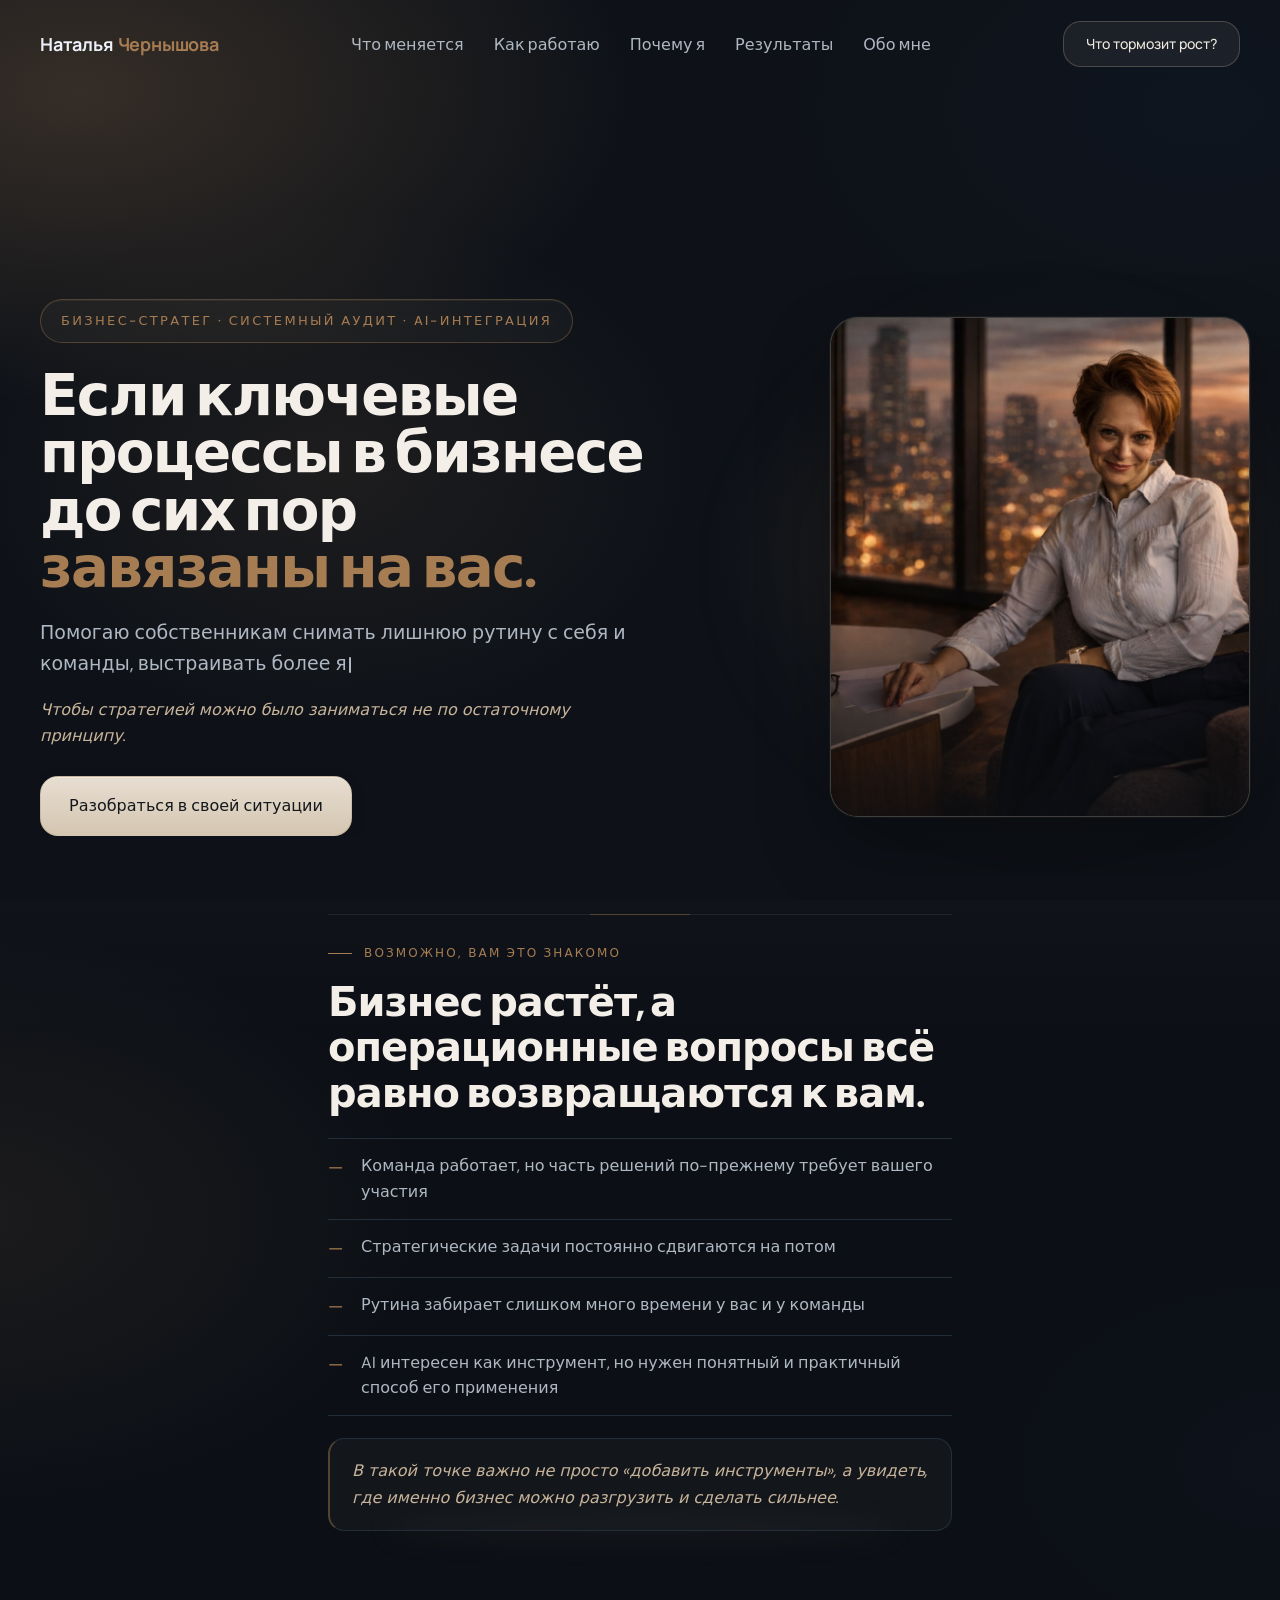
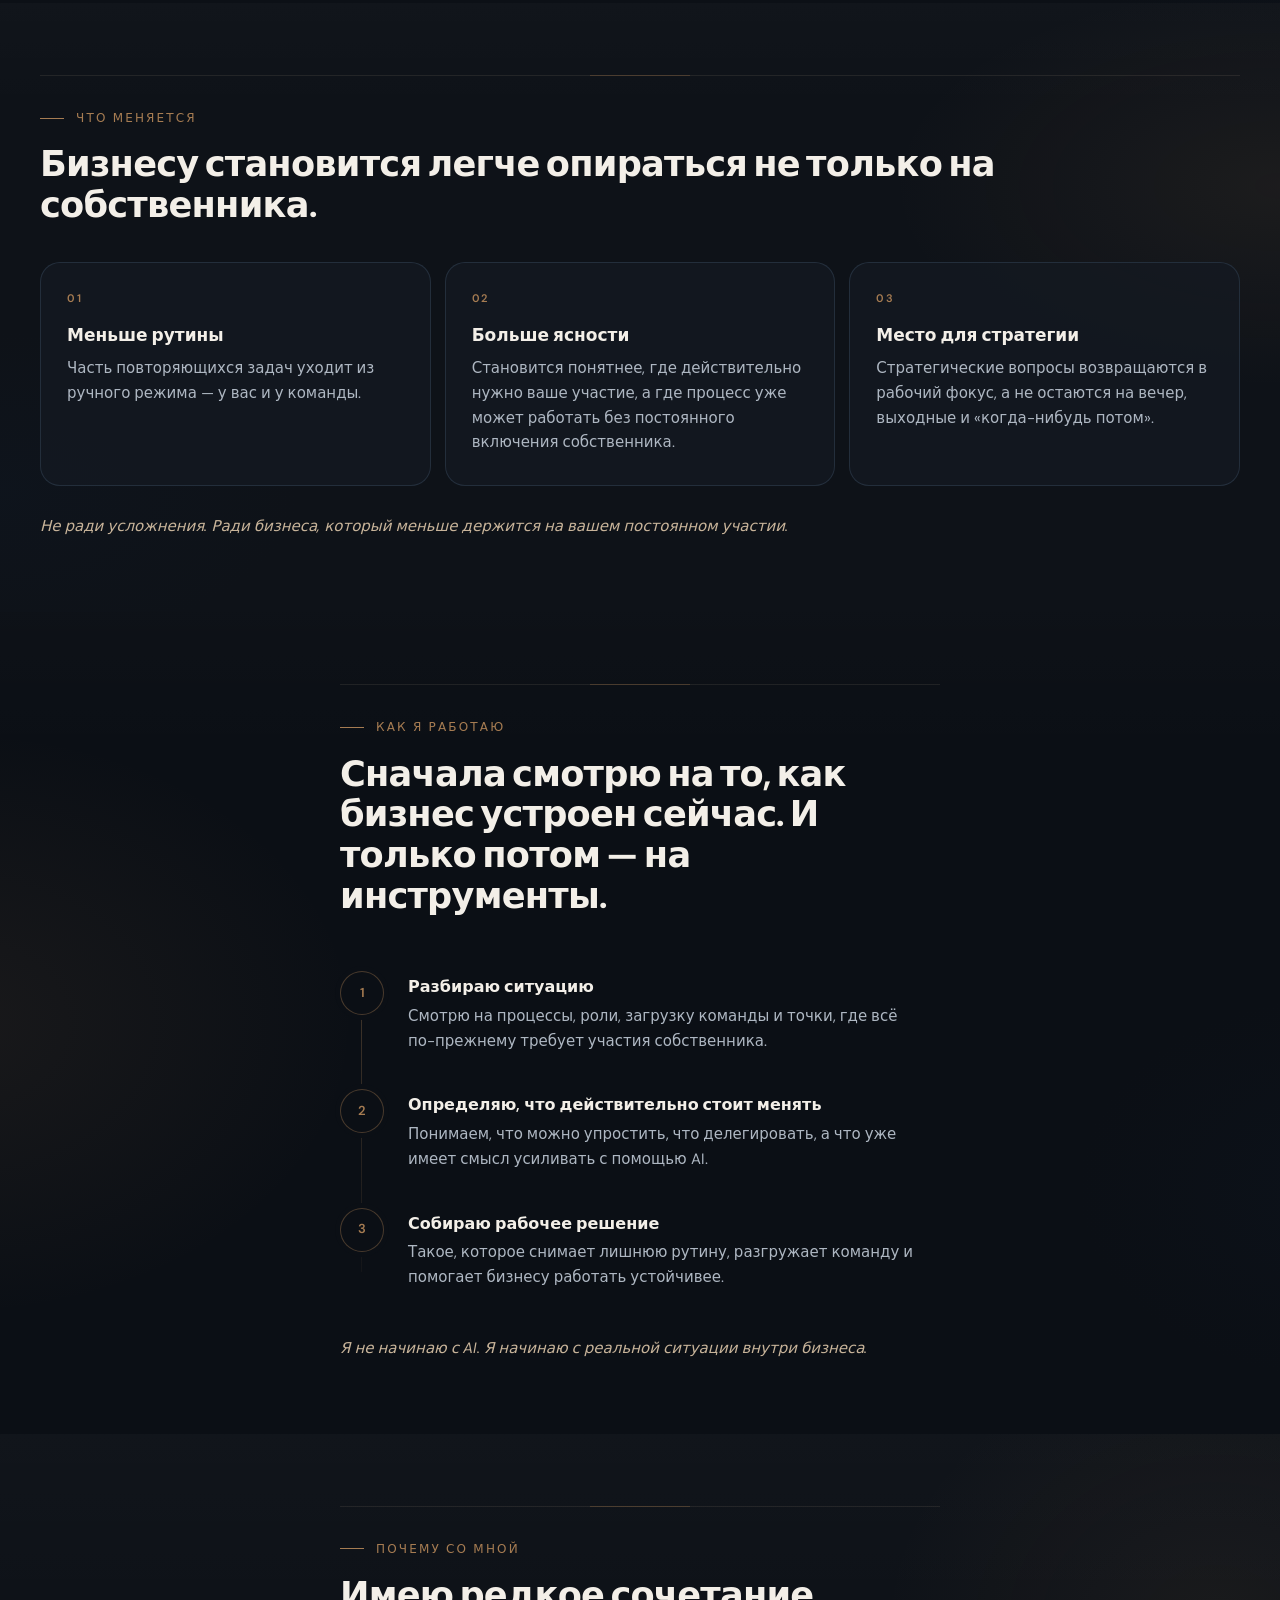
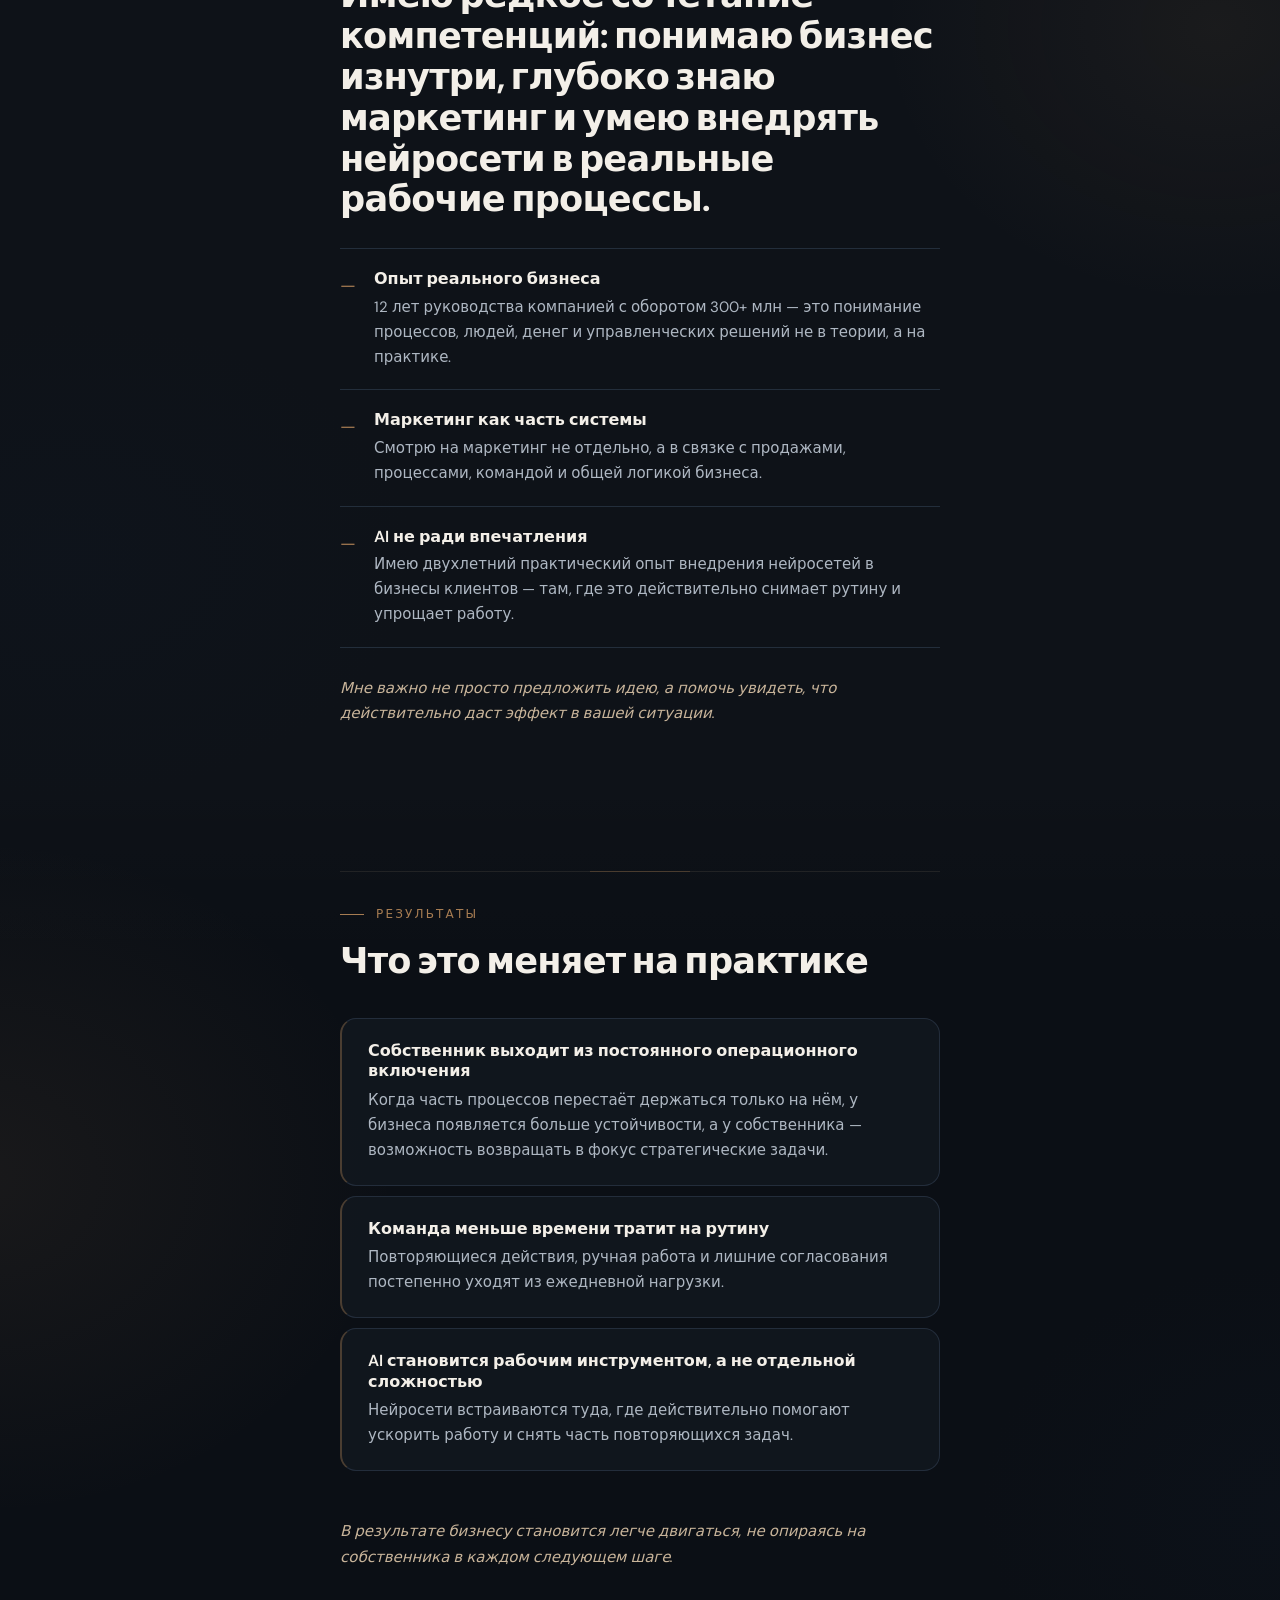
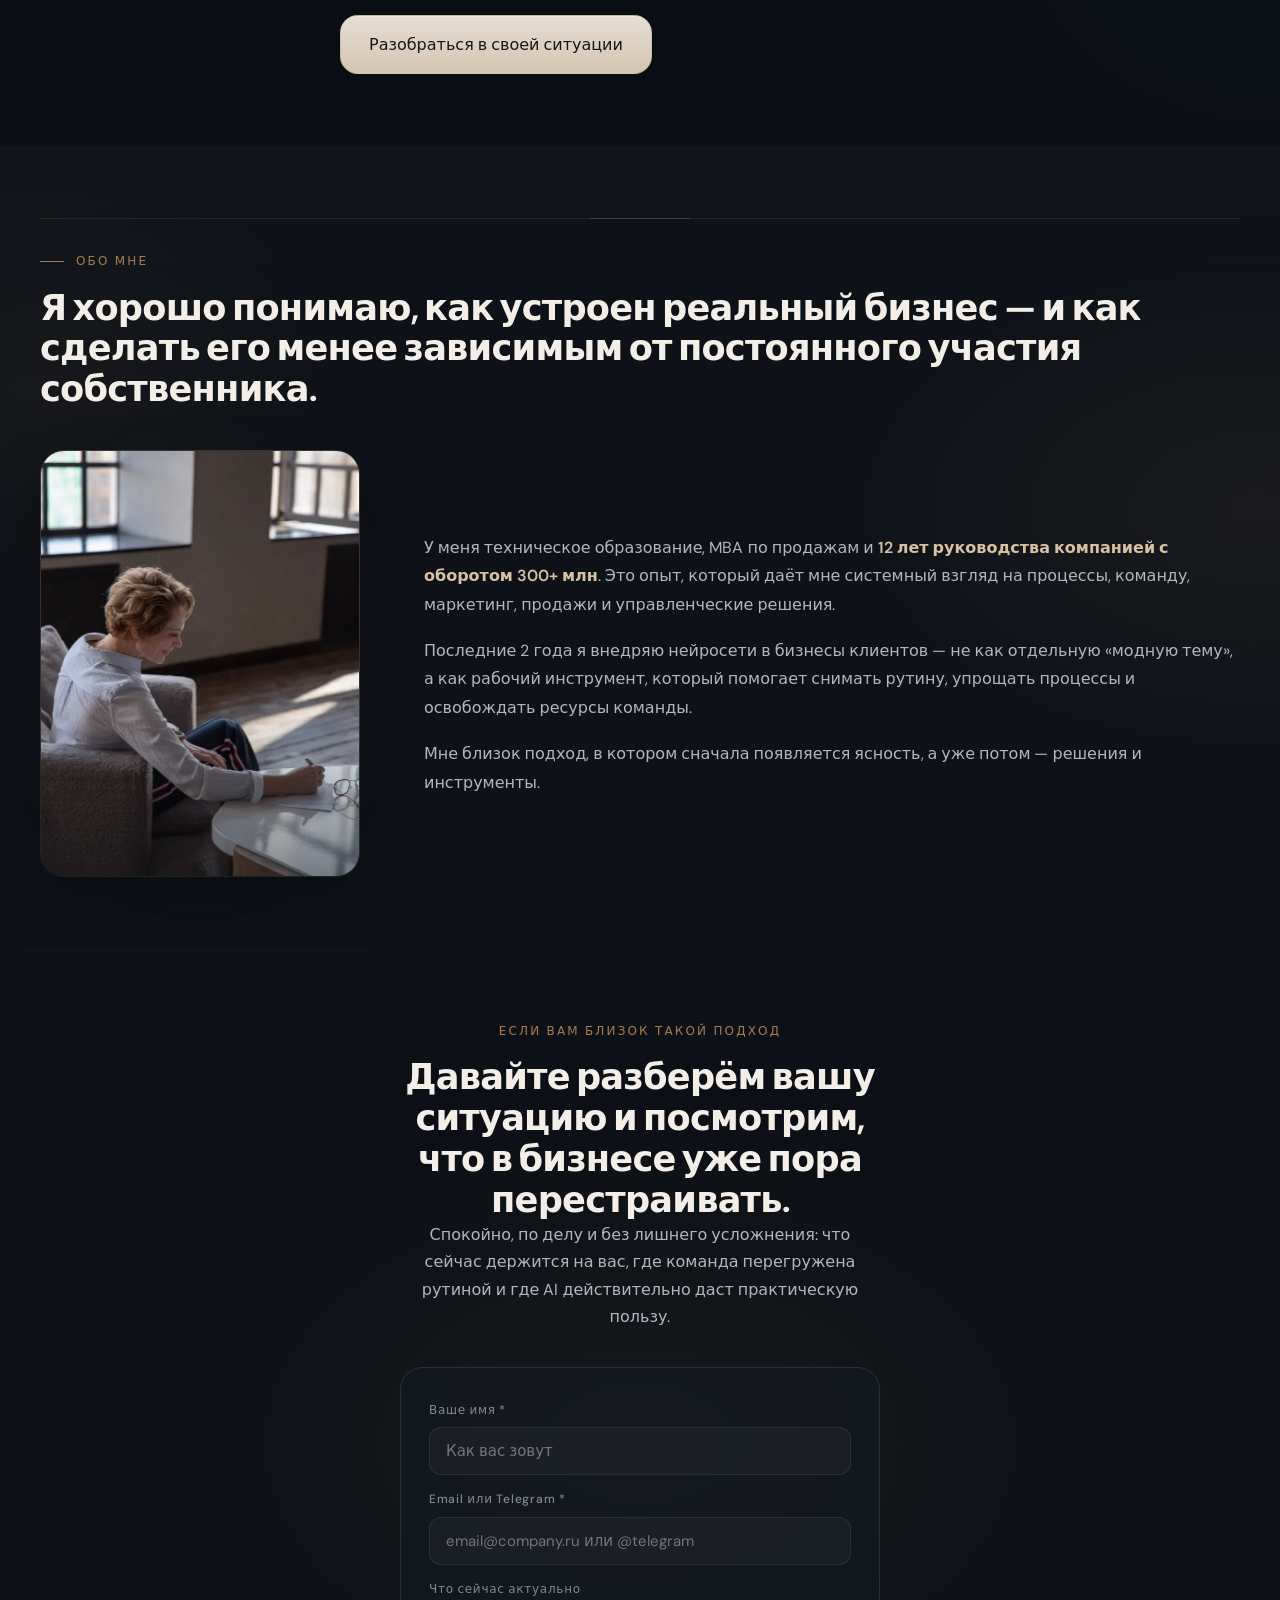
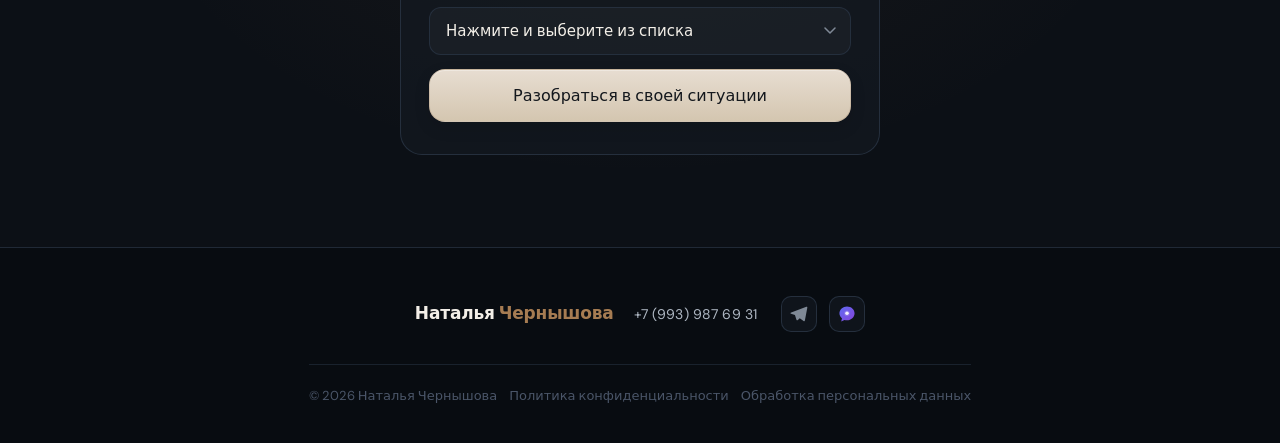
<file: index.html>
<!DOCTYPE html>
<html lang="ru">
<head>
  <meta charset="UTF-8" />
  <meta name="viewport" content="width=device-width, initial-scale=1.0" />
  <title>Наталья Чернышова — Бизнес-стратег, системный аудит, AI-интеграция</title>
  <meta name="description" content="Помогаю собственникам снимать лишнюю рутину, выстраивать более ясные процессы и внедрять AI-инструменты там, где они действительно экономят время." />
  <link rel="preconnect" href="https://fonts.googleapis.com" />
  <link rel="preconnect" href="https://fonts.gstatic.com" crossorigin />
  <link href="https://fonts.googleapis.com/css2?family=DM+Sans:ital,wght@0,300;0,400;0,500;0,600;0,700;1,400&family=Manrope:wght@400;500;600;700;800&family=Plus+Jakarta+Sans:ital,wght@0,400;0,500;0,600;1,400&display=swap" rel="stylesheet" />

  <style>
  /* ─────────────────────────────────────
     RESET & VARIABLES
  ───────────────────────────────────── */
  *, *::before, *::after { box-sizing: border-box; margin: 0; padding: 0; }

  :root {
    --bg-1:        #040A1A;
    --bg-2:        #060F22;
    --bg-3:        #0A162E;
    --bg-4:        #0F1D38;

    --gold-1:      #9A7A3A;
    --gold-2:      #C4983C;
    --gold-3:      #DDB84E;
    --gold-4:      #EDD898;
    --gold-glow:   rgba(221,184,78,.12);

    --text:        #EDF1FA;
    --text-dim:    #8899BB;
    --text-muted:  #556070;

    --card-bg:     rgba(255,255,255,.048);
    --card-border: rgba(200,155,60,.20);
    --divider:     rgba(255,255,255,.06);

    --nav-h:       88px;
    --r:           16px;
    --tr:          .26s cubic-bezier(.4,0,.2,1);

    --font-h: 'Manrope', system-ui, sans-serif;
    --font-b: 'Plus Jakarta Sans', system-ui, sans-serif;
  }

  html { scroll-behavior: smooth; }

  body {
    font-family: var(--font-b);
    background: var(--bg-1);
    color: var(--text);
    line-height: 1.72;
    overflow-x: hidden;
    -webkit-font-smoothing: antialiased;
  }

  /* ─────────────────────────────────────
     SCROLL PROGRESS
  ───────────────────────────────────── */
  #progress {
    position: fixed; top: 0; left: 0; height: 2px; width: 0%;
    background: linear-gradient(90deg, var(--gold-2), var(--gold-4));
    z-index: 1000; transition: width .08s linear;
    pointer-events: none;
  }

  /* ─────────────────────────────────────
     LAYOUT
  ───────────────────────────────────── */
  .wrap  { max-width: 1020px; margin: 0 auto; padding: 0 28px; }
  .wrap--narrow { max-width: 760px; margin: 0 auto; padding: 0 28px; }
  section { padding: 100px 0; }

  /* ─────────────────────────────────────
     TYPOGRAPHY HELPERS
  ───────────────────────────────────── */
  .label {
    font-family: var(--font-h);
    font-size: .68rem;
    font-weight: 600;
    letter-spacing: .22em;
    text-transform: uppercase;
    color: var(--gold-2);
    display: flex; align-items: center; gap: 10px;
    margin-bottom: 20px;
  }
  .label::before {
    content: ''; display: block;
    width: 24px; height: 1px;
    background: var(--gold-2); flex-shrink: 0;
  }

  h2 {
    font-family: var(--font-h);
    font-size: clamp(1.75rem, 4vw, 2.7rem);
    font-weight: 700;
    line-height: 1.13;
    margin-bottom: 20px;
    letter-spacing: -.02em;
  }

  .section-lead {
    color: var(--text-dim);
    font-size: 1.05rem;
    line-height: 1.8;
    max-width: 620px;
    margin-bottom: 52px;
  }

  .gold-accent {
    background: linear-gradient(95deg, var(--gold-2), var(--gold-4));
    -webkit-background-clip: text;
    -webkit-text-fill-color: transparent;
    background-clip: text;
  }

  /* ─────────────────────────────────────
     NAVIGATION
  ───────────────────────────────────── */
  nav {
    position: fixed; top: 0; left: 0; right: 0;
    height: var(--nav-h); z-index: 900;
    transition: background var(--tr), box-shadow var(--tr);
  }
  nav.scrolled {
    background: rgba(14,18,24,.92);
    backdrop-filter: blur(16px) saturate(140%);
    box-shadow: 0 1px 0 rgba(38,49,64,.8);
  }
  .nav-in {
    height: 100%;
    display: flex; align-items: center; justify-content: space-between;
    max-width: 1280px; margin: 0 auto; padding: 0 40px;
  }
  .nav-logo {
    font-family: var(--font-h);
    font-weight: 700; font-size: 1.125rem;
    color: var(--text); text-decoration: none;
    letter-spacing: -.01em;
  }
  .nav-logo em {
    font-style: normal;
    background: linear-gradient(95deg, var(--gold-2), var(--gold-4));
    -webkit-background-clip: text;
    -webkit-text-fill-color: transparent;
    background-clip: text;
  }
  .nav-links {
    display: flex; align-items: center; gap: 2px;
    list-style: none;
  }
  .nav-links a {
    color: #AEB7C2; text-decoration: none;
    font-size: 1rem; font-weight: 500;
    padding: 8px 14px; border-radius: 8px;
    transition: color 180ms ease, background 180ms ease;
  }
  .nav-links a:hover, .nav-links a.active {
    color: #F3EFE8;
    background: rgba(166,124,82,.07);
  }
  .nav-btn {
    font-family: var(--font-h); font-weight: 500;
    font-size: .875rem; color: #EFE8DD;
    background: rgba(241,230,216,0.06);
    border: 1px solid rgba(215,193,163,0.25);
    border-radius: 18px;
    padding: 10px 22px; cursor: pointer;
    text-decoration: none;
    transition: background 180ms ease, border-color 180ms ease;
    white-space: nowrap;
  }
  .nav-btn:hover {
    background: rgba(241,230,216,0.10);
    border-color: rgba(215,193,163,0.34);
  }

  /* burger */
  .burger {
    display: none; flex-direction: column; gap: 5px;
    background: none; border: none; cursor: pointer; padding: 4px;
  }
  .burger span {
    display: block; width: 22px; height: 2px;
    background: var(--text); border-radius: 2px;
    transition: var(--tr);
  }
  .burger.open span:nth-child(1) { transform: translateY(7px) rotate(45deg); }
  .burger.open span:nth-child(2) { opacity: 0; }
  .burger.open span:nth-child(3) { transform: translateY(-7px) rotate(-45deg); }

  .mobile-nav {
    display: none; position: fixed; inset: 0;
    background: rgba(14,18,24,.97);
    backdrop-filter: blur(24px);
    z-index: 800;
    flex-direction: column; align-items: center; justify-content: center; gap: 4px;
  }
  .mobile-nav.open { display: flex; }
  .mobile-nav a {
    color: var(--text); text-decoration: none;
    font-family: var(--font-h); font-size: 1.35rem; font-weight: 700;
    padding: 14px 36px; border-radius: 12px;
    transition: color var(--tr), background var(--tr);
  }
  .mobile-nav a:hover { color: var(--gold-3); background: rgba(221,184,78,.06); }

  /* ─────────────────────────────────────
     REVEAL ANIMATIONS
  ───────────────────────────────────── */
  .r {
    opacity: 0; transform: translateY(12px);
    transition: opacity .6s ease, transform .6s ease;
  }
  .r.in { opacity: 1; transform: none; }
  .r.d1 { transition-delay: .10s; }
  .r.d2 { transition-delay: .20s; }
  .r.d3 { transition-delay: .30s; }
  .r.d4 { transition-delay: .40s; }
  .r.d5 { transition-delay: .50s; }

  /* ─────────────────────────────────────
     SECTION 1 — HERO
  ───────────────────────────────────── */
  #hero {
    min-height: 100svh;
    display: flex; align-items: flex-end;
    padding-top: var(--nav-h);
    padding-bottom: 64px;
    position: relative; overflow: hidden;
  }

  /* Mesh background */
  #hero::before {
    content: ''; position: absolute; inset: 0; z-index: 0;
    background:
      radial-gradient(ellipse 65% 50% at 8% 15%,  rgba(196,152,60,.09) 0%, transparent 55%),
      radial-gradient(ellipse 50% 45% at 88% 82%, rgba(59,82,140,.10)  0%, transparent 55%),
      linear-gradient(165deg, var(--bg-1) 0%, var(--bg-2) 55%, var(--bg-3) 100%);
  }
  /* Subtle dot grid */
  #hero::after {
    content: ''; position: absolute; inset: 0; z-index: 0;
    background-image: radial-gradient(circle, rgba(200,155,60,.14) 1px, transparent 1px);
    background-size: 44px 44px;
    mask-image: radial-gradient(ellipse 80% 80% at 50% 50%, black 0%, transparent 100%);
    animation: drift 28s linear infinite;
    opacity: .45;
  }
  @keyframes drift {
    from { background-position: 0 0; }
    to   { background-position: 44px 44px; }
  }

  .hero-in {
    position: relative; z-index: 1;
    max-width: 760px; margin: 0 auto; padding: 80px 28px;
  }

  .hero-label {
    font-family: var(--font-h);
    font-size: .7rem; font-weight: 600;
    letter-spacing: .22em; text-transform: uppercase;
    color: var(--gold-2);
    margin-bottom: 28px;
    display: flex; align-items: center; gap: 10px;
  }
  .hero-label::before {
    content: ''; display: block;
    width: 28px; height: 1px; background: var(--gold-2);
  }

  .hero-h1 {
    font-family: var(--font-h);
    font-size: clamp(2.2rem, 5.5vw, 3.8rem);
    font-weight: 800; line-height: 1.08;
    letter-spacing: -.03em;
    margin-bottom: 28px;
  }

  .hero-sub {
    font-size: clamp(1rem, 2vw, 1.15rem);
    color: var(--text-dim);
    line-height: 1.8;
    max-width: 580px;
    margin-bottom: 18px;
  }

  .hero-add {
    font-size: .97rem;
    color: var(--text-muted);
    font-style: italic;
    margin-bottom: 44px;
  }

  /* ─────────────────────────────────────
     BUTTONS
  ───────────────────────────────────── */
  .btn {
    display: inline-flex; align-items: center; gap: 8px;
    font-family: var(--font-h); font-weight: 600;
    font-size: .95rem; text-decoration: none;
    padding: 15px 32px; border-radius: 10px;
    border: none; cursor: pointer;
    transition: transform var(--tr), box-shadow var(--tr);
    white-space: nowrap;
  }
  .btn-gold {
    background: linear-gradient(135deg, var(--gold-2), var(--gold-3));
    color: #060c18;
  }
  .btn-gold:hover {
    transform: translateY(-2px);
    box-shadow: 0 10px 32px var(--gold-glow);
  }
  .btn-outline {
    background: transparent;
    color: var(--gold-3);
    border: 1px solid var(--card-border);
  }
  .btn-outline:hover {
    border-color: var(--gold-3);
    transform: translateY(-1px);
  }

  /* ─────────────────────────────────────
     DIVIDER LINE
  ───────────────────────────────────── */
  .gold-rule {
    width: 48px; height: 2px;
    background: linear-gradient(90deg, var(--gold-2), var(--gold-3));
    border-radius: 2px; margin-bottom: 40px;
  }

  /* ─────────────────────────────────────
     SECTION 2 — PAIN
  ───────────────────────────────────── */
  #pain { background: var(--bg-1); }

  .pain-bullets {
    list-style: none;
    margin: 32px 0;
    display: flex; flex-direction: column; gap: 0;
  }
  .pain-bullets li {
    display: flex; align-items: flex-start; gap: 16px;
    padding: 18px 0;
    border-bottom: 1px solid var(--divider);
    font-size: .97rem; color: var(--text-dim);
    line-height: 1.6;
  }
  .pain-bullets li:first-child { border-top: 1px solid var(--divider); }
  .pain-dash {
    color: var(--gold-2); font-size: 1.1rem;
    line-height: 1.6; flex-shrink: 0;
    font-weight: 700;
  }

  .pain-close {
    font-size: .97rem;
    color: var(--text-dim);
    line-height: 1.8;
    padding: 28px 24px;
    background: var(--card-bg);
    border: 1px solid var(--divider);
    border-radius: var(--r);
    border-left: 2px solid var(--gold-2);
  }

  /* ─────────────────────────────────────
     SECTION 3 — WHAT CHANGES (cards)
  ───────────────────────────────────── */
  #changes {
    background: linear-gradient(180deg, var(--bg-1) 0%, var(--bg-2) 100%);
  }

  .cards-3 {
    display: grid;
    grid-template-columns: repeat(3, 1fr);
    gap: 16px;
    margin-bottom: 36px;
  }

  .card {
    background: var(--card-bg);
    border: 1px solid var(--card-border);
    border-radius: var(--r);
    padding: 28px 24px;
    transition: transform var(--tr), border-color var(--tr), box-shadow var(--tr);
    position: relative; overflow: hidden;
  }
  .card::before {
    content: ''; position: absolute;
    top: 0; left: 0; right: 0; height: 2px;
    background: linear-gradient(90deg, transparent, var(--gold-2), transparent);
    opacity: 0; transition: opacity var(--tr);
  }
  .card:hover {
    transform: translateY(-4px);
    border-color: rgba(200,155,60,.4);
    box-shadow: 0 14px 40px rgba(0,0,0,.25);
  }
  .card:hover::before { opacity: 1; }

  .card-num {
    font-family: var(--font-h);
    font-size: 2rem; font-weight: 800;
    background: linear-gradient(135deg, var(--gold-1), var(--gold-3));
    -webkit-background-clip: text;
    -webkit-text-fill-color: transparent;
    background-clip: text;
    line-height: 1; margin-bottom: 16px;
    opacity: .6;
  }
  .card h3 {
    font-family: var(--font-h);
    font-size: 1.05rem; font-weight: 700;
    color: var(--text); margin-bottom: 10px;
    line-height: 1.3;
  }
  .card p {
    font-size: .9rem; color: var(--text-dim);
    line-height: 1.68;
  }

  .section-note {
    font-size: .92rem; color: var(--text-muted);
    font-style: italic;
    text-align: center;
    padding-top: 8px;
  }

  /* ─────────────────────────────────────
     SECTION 4 — PROCESS (steps)
  ───────────────────────────────────── */
  #process { background: var(--bg-2); }

  .steps {
    display: flex; flex-direction: column; gap: 0;
    position: relative; margin-bottom: 36px;
  }
  .steps::before {
    content: ''; position: absolute;
    left: 25px; top: 28px; bottom: 28px; width: 1px;
    background: linear-gradient(180deg, var(--gold-2), rgba(196,152,60,.08));
  }

  .step {
    display: flex; gap: 28px; align-items: flex-start;
    padding: 22px 0;
  }
  .step-dot {
    width: 52px; height: 52px; flex-shrink: 0;
    background: var(--bg-2);
    border: 1.5px solid var(--gold-2);
    border-radius: 50%;
    display: flex; align-items: center; justify-content: center;
    font-family: var(--font-h); font-size: .9rem; font-weight: 800;
    color: var(--gold-3);
    position: relative; z-index: 1;
    box-shadow: 0 0 0 6px var(--bg-2);
  }
  .step-body { padding-top: 8px; }
  .step-body h3 {
    font-family: var(--font-h);
    font-size: 1.05rem; font-weight: 700;
    color: var(--text); margin-bottom: 6px;
  }
  .step-body p {
    font-size: .92rem; color: var(--text-dim);
    line-height: 1.68; max-width: 540px;
  }

  /* ─────────────────────────────────────
     SECTION 5 — WHY ME
  ───────────────────────────────────── */
  #why {
    background: linear-gradient(180deg, var(--bg-2) 0%, var(--bg-1) 100%);
  }

  .why-lead {
    font-size: clamp(1rem, 2vw, 1.12rem);
    color: var(--text-dim);
    line-height: 1.78;
    max-width: 660px;
    margin-bottom: 48px;
  }

  /* ─────────────────────────────────────
     SECTION 6 — RESULTS
  ───────────────────────────────────── */
  #results { background: var(--bg-1); }

  .cases {
    display: flex; flex-direction: column; gap: 12px;
    margin-bottom: 48px;
  }
  .case-item {
    background: var(--card-bg);
    border: 1px solid var(--card-border);
    border-radius: var(--r);
    padding: 28px 28px 28px 32px;
    position: relative;
    transition: border-color var(--tr), box-shadow var(--tr);
    border-left: 2px solid var(--gold-2);
  }
  .case-item:hover {
    border-color: rgba(200,155,60,.4);
    box-shadow: 0 8px 28px rgba(0,0,0,.2);
  }
  .case-item h3 {
    font-family: var(--font-h);
    font-size: 1rem; font-weight: 700;
    color: var(--text); margin-bottom: 8px;
  }
  .case-item p {
    font-size: .9rem; color: var(--text-dim);
    line-height: 1.68;
  }

  .cta-center {
    display: flex; flex-direction: column; align-items: center; gap: 16px;
  }

  /* ─────────────────────────────────────
     SECTION 7 — ABOUT
  ───────────────────────────────────── */
  #about {
    background: linear-gradient(180deg, var(--bg-1) 0%, var(--bg-2) 100%);
  }

  .about-text {
    font-size: clamp(.95rem, 1.8vw, 1.02rem);
    color: var(--text-dim);
    line-height: 1.82;
  }
  .about-text p + p { margin-top: 20px; }
  .about-text strong { color: var(--text); font-weight: 600; }

  /* ─────────────────────────────────────
     SECTION 8 — CONTACT / CTA
  ───────────────────────────────────── */
  #contact {
    background: var(--bg-2);
    position: relative; overflow: hidden;
  }
  #contact::before {
    content: ''; position: absolute;
    inset: 0; z-index: 0;
    background: radial-gradient(ellipse 70% 60% at 50% 50%, rgba(196,152,60,.055) 0%, transparent 70%);
    pointer-events: none;
  }

  .contact-in {
    position: relative; z-index: 1;
    max-width: 640px; margin: 0 auto; padding: 0 28px;
    text-align: center;
  }

  .contact-in h2 { margin-bottom: 18px; }

  .contact-sub {
    font-size: 1rem; color: var(--text-dim);
    line-height: 1.8; margin-bottom: 40px;
  }

  /* Form */
  .form-wrap {
    background: var(--card-bg);
    border: 1px solid var(--card-border);
    border-radius: 20px;
    padding: 36px 32px;
    text-align: left;
    margin-bottom: 24px;
  }

  .form-group { margin-bottom: 14px; }
  .form-group label {
    display: block;
    font-family: var(--font-h);
    font-size: .78rem; font-weight: 600;
    color: var(--text-dim);
    margin-bottom: 6px; letter-spacing: .03em;
  }
  .form-group input,
  .form-group textarea,
  .form-group select {
    width: 100%;
    background: rgba(255,255,255,.04);
    border: 1px solid rgba(255,255,255,.10);
    border-radius: 10px;
    padding: 12px 16px;
    color: var(--text);
    font-family: var(--font-b); font-size: .92rem;
    outline: none; appearance: none;
    transition: border-color var(--tr), box-shadow var(--tr);
  }
  .form-group select {
    cursor: pointer;
    background-image: url("data:image/svg+xml,%3Csvg width='12' height='7' fill='none' xmlns='http://www.w3.org/2000/svg'%3E%3Cpath d='M1 1l5 5 5-5' stroke='%238899BB' stroke-width='1.5' stroke-linecap='round' stroke-linejoin='round'/%3E%3C/svg%3E");
    background-repeat: no-repeat; background-position: right 14px center;
    padding-right: 38px;
  }
  .form-group select option { background: #0a162e; }
  .form-group textarea { resize: vertical; min-height: 88px; }
  .form-group input:focus,
  .form-group textarea:focus,
  .form-group select:focus {
    border-color: rgba(221,184,78,.48);
    box-shadow: 0 0 0 3px rgba(221,184,78,.07);
  }
  .form-group input.err  { border-color: rgba(239,68,68,.5); }
  .form-group input.ok,
  .form-group textarea.ok { border-color: rgba(34,197,94,.35); }

  .form-submit { margin-top: 6px; }
  .form-submit .btn { width: 100%; justify-content: center; }

  .form-success {
    display: none; text-align: center; padding: 16px 0;
  }
  .form-success.show { display: block; }
  .form-success-ico { font-size: 2.2rem; margin-bottom: 10px; }
  .form-success h3 { font-family: var(--font-h); font-size: 1.2rem; margin-bottom: 8px; }
  .form-success p  { font-size: .9rem; color: var(--text-dim); }

  .contact-tg {
    font-size: .88rem; color: var(--text-muted);
    display: flex; align-items: center; justify-content: center; gap: 6px;
  }
  .contact-tg a {
    color: var(--gold-3); text-decoration: none; font-weight: 600;
    font-family: var(--font-h);
  }
  .contact-tg a:hover { color: var(--gold-4); }

  /* ─────────────────────────────────────
     FOOTER
  ───────────────────────────────────── */
  footer {
    background: var(--bg-1);
    border-top: 1px solid var(--divider);
    padding: 40px 0;
  }
  .footer-in {
    max-width: 1020px; margin: 0 auto; padding: 0 28px;
    display: flex; align-items: center; justify-content: space-between;
    flex-wrap: wrap; gap: 16px;
  }
  .footer-logo {
    font-family: var(--font-h); font-weight: 800; font-size: .95rem;
    color: var(--text); text-decoration: none;
  }
  .footer-logo em {
    font-style: normal;
    background: linear-gradient(95deg, var(--gold-2), var(--gold-4));
    -webkit-background-clip: text;
    -webkit-text-fill-color: transparent;
    background-clip: text;
  }
  .footer-copy { font-size: .8rem; color: var(--text-muted); }
  .footer-links {
    display: flex; gap: 20px; list-style: none;
  }
  .footer-links a {
    font-size: .82rem; color: var(--text-muted);
    text-decoration: none; transition: color var(--tr);
  }
  .footer-links a:hover { color: var(--gold-3); }

  /* ─────────────────────────────────────
     RESPONSIVE
  ───────────────────────────────────── */
  @media (max-width: 860px) {
    section { padding: 72px 0; }
    .cards-3 { grid-template-columns: 1fr; }
    .nav-links, .nav-btn { display: none; }
    .burger { display: flex; }
    .hero-in { padding: 60px 24px; }
    .steps::before { display: none; }
    .step { gap: 18px; }
    .form-wrap { padding: 24px 20px; }
    .footer-links { display: none; }
  }

  @media (max-width: 560px) {
    .wrap, .wrap--narrow { padding: 0 18px; }
    .hero-in { padding: 52px 18px; }
    h2 { font-size: clamp(1.5rem, 6.5vw, 2rem); }
    .hero-h1 { font-size: clamp(1.9rem, 7vw, 2.8rem); }
    .case-item { padding: 22px 20px 22px 24px; }
  }

  @media (prefers-reduced-motion: reduce) {
    *, *::before, *::after {
      animation-duration: .01ms !important;
      transition-duration: .01ms !important;
    }
  }

  /* ═══════════════════════════════════════
     HERO v2 — QUIET LUXURY / DARK PREMIUM MINIMALISM
     Applied only to the first screen.
  ═══════════════════════════════════════ */

  @font-face {
    font-family: 'TT Hoves';
    src: local('TT Hoves'), local('TT Hoves Pro'), local('TT-Hoves');
    font-weight: 100 900;
    font-style: normal;
  }

  /* ── Nav scrolled state ── */
  nav.scrolled {
    background: rgba(14,18,24,.93);
    backdrop-filter: blur(16px) saturate(140%);
    box-shadow: 0 1px 0 rgba(166,124,82,.12);
  }

  /* Logo: bronze accent on last name, plain color */
  .nav-logo em {
    font-style: normal;
    color: #A67C52;
    background: none;
    -webkit-text-fill-color: #A67C52;
    background-clip: unset;
    -webkit-background-clip: unset;
  }

  /* ── Hero background ── */
  #hero {
    background: #0E1218;
  }
  /* Ambient glows */
  #hero::before {
    content: '';
    position: absolute; inset: 0; z-index: 0;
    background:
      /* Тёплое бронзовое свечение — верхний левый угол */
      radial-gradient(ellipse 72% 58% at 6% 10%, rgba(166,124,82,0.26) 0%, transparent 60%),
      /* Тёплый glow в зоне текстового блока */
      radial-gradient(ellipse 48% 50% at 26% 52%, rgba(166,124,82,0.10) 0%, transparent 58%),
      /* Холодное затемнение справа сверху */
      radial-gradient(ellipse 58% 52% at 94% 12%, rgba(15,25,40,0.45) 0%, transparent 55%),
      /* Лёгкий тёплый подсвет под фото (правая зона) */
      radial-gradient(ellipse 44% 40% at 78% 60%, rgba(140,100,60,0.09) 0%, transparent 52%);
    pointer-events: none;
  }
  /* Noise overlay для материальности поверхности */
  #hero::after {
    content: '';
    position: absolute; inset: 0; z-index: 0;
    background-image: url("data:image/svg+xml,%3Csvg xmlns='http://www.w3.org/2000/svg' width='300' height='300'%3E%3Cfilter id='n'%3E%3CfeTurbulence type='fractalNoise' baseFrequency='0.75' numOctaves='4' stitchTiles='stitch'/%3E%3C/filter%3E%3Crect width='300' height='300' filter='url(%23n)' opacity='1'/%3E%3C/svg%3E");
    background-repeat: repeat;
    background-size: 300px 300px;
    opacity: 0.03;
    mix-blend-mode: soft-light;
    pointer-events: none;
    animation: none;
  }

  /* ── Hero inner layout ── */
  #hero .hero-in {
    font-family: 'TT Hoves', 'DM Sans', system-ui, sans-serif;
    max-width: 1280px;
    margin: 0 auto;
    padding: 0 40px;
    display: grid;
    grid-template-columns: 56% 44%;
    gap: 64px;
    align-items: center;
    width: 100%;
    position: relative;
    z-index: 1;
  }

  /* ── Left text column ── */
  .hero-left {
    min-width: 0;
    overflow: hidden;
  }

  /* ── Supra-label pill badge ── */
  #hero .hero-label {
    display: inline-flex;
    align-items: center;
    padding: 10px 20px;
    border-radius: 999px;
    border: 1px solid rgba(166,124,82,0.38);
    background: rgba(242,233,221,0.03);
    backdrop-filter: blur(8px);
    box-shadow: inset 0 1px 0 rgba(255,255,255,0.05);
    color: #A67C52;
    font-family: 'TT Hoves', 'DM Sans', system-ui, sans-serif;
    font-size: 13px;
    font-weight: 500;
    letter-spacing: 0.18em;
    text-transform: uppercase;
    gap: 0;
    margin-bottom: 24px;
  }
  #hero .hero-label::before { display: none; }

  /* ── H1 ── */
  #hero .hero-h1 {
    color: #F3EFE8;
    font-family: 'TT Hoves', 'DM Sans', system-ui, sans-serif;
    font-size: clamp(2.4rem, 4.4vw, 62px);
    font-weight: 700;
    line-height: 1.02;
    letter-spacing: -0.03em;
    margin-bottom: 20px;
  }

  /* Bronze accent — flat color, no gradient, no underline */
  #hero .gold-accent {
    color: #A67C52;
    background: none;
    -webkit-text-fill-color: #A67C52;
    background-clip: unset;
    -webkit-background-clip: unset;
  }

  /* ── Subheading ── */
  #hero .hero-sub {
    color: #AEB7C2;
    font-family: 'TT Hoves', 'DM Sans', system-ui, sans-serif;
    font-size: 19px;
    line-height: 1.65;
    font-weight: 400;
    max-width: 620px;
    margin-bottom: 18px;
  }

  /* ── Additional italic line ── */
  #hero .hero-add {
    color: #C8B49A;
    font-family: 'TT Hoves', 'DM Sans', system-ui, sans-serif;
    font-size: 16px;
    line-height: 1.6;
    font-weight: 400;
    font-style: italic;
    max-width: 560px;
    margin-bottom: 28px;
  }

  /* ── CTA button — tactile premium ── */
  #hero .btn-gold {
    display: inline-flex;
    align-items: center;
    justify-content: center;
    padding: 15px 28px;
    min-height: 52px;
    border-radius: 18px;
    background: linear-gradient(180deg, #E7DDD1 0%, #D4C6B0 100%);
    border: 1px solid rgba(140,112,78,.22);
    color: #14181D;
    font-family: 'TT Hoves', 'DM Sans', system-ui, sans-serif;
    font-size: 16px;
    font-weight: 500;
    letter-spacing: 0em;
    text-decoration: none;
    cursor: pointer;
    position: relative;
    box-shadow:
      0 6px 16px rgba(0,0,0,.12),
      inset 0 1px 0 rgba(255,255,255,.32);
    transition: transform 200ms ease, box-shadow 200ms ease, background 200ms ease;
    white-space: nowrap;
  }
  /* Ambient glow под кнопкой */
  #hero .btn-gold::after {
    content: '';
    position: absolute;
    bottom: -14px; left: 10%; width: 80%; height: 28px;
    background: rgba(215,193,163,.13);
    filter: blur(18px);
    border-radius: 50%;
    z-index: -1;
    pointer-events: none;
    transition: opacity 200ms ease;
  }
  #hero .btn-gold:hover {
    transform: translateY(-1px);
    box-shadow:
      0 10px 24px rgba(0,0,0,.15),
      inset 0 1px 0 rgba(255,255,255,.34);
    background: linear-gradient(180deg, #EDE4D8 0%, #DBCEB8 100%);
    color: #14181D;
  }
  #hero .btn-gold:active {
    transform: translateY(0);
    box-shadow:
      0 3px 10px rgba(0,0,0,.10),
      inset 0 1px 0 rgba(255,255,255,.24);
    background: linear-gradient(180deg, #E0D6CA 0%, #CEC0AA 100%);
  }
  #hero .btn-gold:focus-visible {
    outline: none;
    box-shadow:
      0 6px 16px rgba(0,0,0,.12),
      inset 0 1px 0 rgba(255,255,255,.32),
      0 0 0 3px rgba(215,193,163,.18);
  }

  /* ── Photo column ── */
  .hero-photo-col {
    position: relative;
    display: flex;
    justify-content: center;
    align-items: center;
    min-width: 0;
  }
  /* Рассеянное тепло за фото */
  .hero-photo-col::before {
    content: '';
    position: absolute;
    inset: -15%;
    background: radial-gradient(ellipse 70% 65% at 50% 50%, rgba(166,124,82,0.11) 0%, transparent 68%);
    filter: blur(32px);
    z-index: 0;
    pointer-events: none;
  }
  .hero-photo-frame { position: relative; z-index: 1; }
  .hero-photo-frame {
    width: 100%;
    max-width: 420px;
    max-height: min(68vh, 500px);
    aspect-ratio: 4 / 5;
    border-radius: 28px;
    overflow: hidden;
    position: relative;
    background: #151B23;
    border: 1px solid rgba(215,193,163,0.22);
    box-shadow:
      0 32px 72px rgba(0,0,0,.32),
      0 0 0 1px rgba(166,124,82,0.08),
      inset 0 1px 0 rgba(255,255,255,.12);
  }
  .hero-photo-frame img {
    width: 100%; height: 100%;
    object-fit: cover;
    object-position: top center;
    display: block;
  }
  /* Bottom fade */
  .hero-photo-frame::after {
    content: '';
    position: absolute; inset: 0;
    background: linear-gradient(
      to bottom,
      transparent 55%,
      rgba(14,18,24,.60) 100%
    );
    pointer-events: none;
  }
  /* Remove old decorative border pseudo-element */
  .hero-photo-frame::before { display: none; }

  /* ── Laptop / mid breakpoint ── */
  @media (max-width: 1100px) {
    #hero .hero-in {
      gap: 44px;
    }
    #hero .hero-h1 {
      font-size: clamp(2.2rem, 4vw, 54px);
    }
    #hero .hero-sub {
      font-size: 18px;
    }
  }

  /* ── Tablet / Mobile ── */
  @media (max-width: 960px) {
    #hero { overflow: hidden; }
    #hero .hero-in {
      grid-template-columns: 1fr;
      gap: 32px;
      padding: 36px 20px 52px;
      max-width: 100%;
      width: 100%;
      min-width: 0;
    }
    .hero-photo-col {
      order: 2;
      justify-content: center;
    }
    .hero-photo-frame {
      max-width: 280px;
      aspect-ratio: 4 / 5;
      border-radius: 20px;
      margin: 0 auto;
    }
    .hero-left {
      width: 100%;
      max-width: 100%;
      min-width: 0;
      overflow: visible;
    }
    #hero .hero-h1 br { display: none; }
    #hero .hero-h1 {
      font-size: 48px;
      letter-spacing: -0.02em;
      overflow-wrap: break-word;
      word-break: break-word;
    }
    #hero .hero-sub {
      font-size: 18px;
      overflow-wrap: break-word;
      word-break: break-word;
    }
    #hero .hero-add {
      font-size: 16px;
      overflow-wrap: break-word;
      word-break: break-word;
    }
    #hero .hero-label {
      font-size: 12px;
      letter-spacing: 0.12em;
      padding: 8px 16px;
      white-space: normal;
      text-align: center;
      max-width: 100%;
      line-height: 1.5;
      box-sizing: border-box;
    }
    #hero .btn-gold {
      width: 100%;
      justify-content: center;
      box-sizing: border-box;
    }
  }

  @media (max-width: 560px) {
    #hero .hero-in { padding: 28px 20px 48px; }
    .hero-photo-frame { max-width: 220px; }
    #hero .hero-h1 { font-size: 36px; }
    #hero .hero-sub { font-size: 17px; }
  }

  /* ═══════════════════════════════════════
     SECTION 2 — PAIN v2 / QUIET LUXURY
  ═══════════════════════════════════════ */

  #pain {
    background: #0C1016;
    position: relative;
    overflow: hidden;
    padding-top: 14px;
    padding-bottom: 72px;
  }

  /* Ambient glows + верхний тёплый gradient fade */
  #pain::before {
    content: '';
    position: absolute; inset: 0; z-index: 0;
    background:
      linear-gradient(180deg, rgba(255,255,255,0.015) 0%, rgba(255,255,255,0) 20%),
      radial-gradient(ellipse 60% 70% at -2% 45%, rgba(166,124,82,0.10) 0%, transparent 58%),
      radial-gradient(ellipse 40% 50% at 100% 80%, rgba(15,25,40,0.30) 0%, transparent 52%);
    pointer-events: none;
  }

  #pain .wrap--narrow {
    position: relative;
    z-index: 1;
    max-width: 680px;
  }

  /* Верхний divider с центральным бронзовым акцентом */
  #pain .wrap--narrow::before {
    content: '';
    display: block;
    width: 100%;
    height: 1px;
    margin-bottom: 28px;
    background: linear-gradient(90deg,
      rgba(215,193,163,0.10) 0%,
      rgba(215,193,163,0.10) calc(50% - 50px),
      rgba(166,124,82,0.45)  calc(50% - 50px),
      rgba(166,124,82,0.45)  calc(50% + 50px),
      rgba(215,193,163,0.10) calc(50% + 50px),
      rgba(215,193,163,0.10) 100%
    );
  }

  /* ── Label ── */
  #pain .label {
    font-family: 'TT Hoves', 'DM Sans', system-ui, sans-serif;
    font-size: 12px;
    font-weight: 500;
    letter-spacing: 0.18em;
    text-transform: uppercase;
    color: #A67C52;
    display: flex; align-items: center; gap: 12px;
    margin-bottom: 16px;
  }
  #pain .label::before {
    content: ''; display: block;
    width: 24px; height: 1px;
    background: #A67C52; flex-shrink: 0;
  }

  /* ── H2 ── */
  #pain h2 {
    font-family: 'TT Hoves', 'DM Sans', system-ui, sans-serif;
    color: #F3EFE8;
    font-size: clamp(1.65rem, 3.2vw, 2.5rem);
    font-weight: 700;
    letter-spacing: -0.025em;
    line-height: 1.14;
    margin-bottom: 0;
  }

  /* ── Bullets list ── */
  #pain .pain-bullets {
    margin: 22px 0;
    gap: 0;
  }
  #pain .pain-bullets li {
    font-family: 'TT Hoves', 'DM Sans', system-ui, sans-serif;
    font-size: 16px;
    font-weight: 400;
    color: #AEB7C2;
    line-height: 1.6;
    padding: 14px 0;
    border-bottom: 1px solid rgba(38,49,64,0.9);
    gap: 18px;
    transition: color 200ms ease;
  }
  #pain .pain-bullets li:first-child {
    border-top: 1px solid rgba(38,49,64,0.9);
  }
  #pain .pain-bullets li:hover {
    color: #C8BAA8;
  }
  #pain .pain-dash {
    color: #A67C52;
    font-weight: 400;
    font-size: 1.1rem;
    line-height: 1.65;
    flex-shrink: 0;
  }

  /* ── Вывод / closing statement ── */
  #pain .pain-close {
    font-family: 'TT Hoves', 'DM Sans', system-ui, sans-serif;
    font-size: 16px;
    font-weight: 400;
    font-style: italic;
    line-height: 1.72;
    color: #C8B49A;
    background: rgba(242,233,221,0.03);
    border: 1px solid rgba(38,49,64,0.9);
    border-left: 2px solid rgba(166,124,82,0.45);
    border-radius: 16px;
    padding: 18px 22px;
    position: relative;
  }
  /* Тонкий ambient glow под выводом */
  #pain .pain-close::after {
    content: '';
    position: absolute;
    bottom: -10px; left: 8%; width: 84%; height: 20px;
    background: rgba(166,124,82,0.07);
    filter: blur(14px);
    border-radius: 50%;
    z-index: -1;
    pointer-events: none;
  }

  @media (max-width: 860px) {
    #pain h2 { font-size: clamp(1.45rem, 5vw, 1.9rem); }
    #pain .pain-bullets li { font-size: 15px; padding: 17px 0; }
    #pain .pain-close { font-size: 15px; padding: 22px 22px; }
  }

  /* ══════════════════════════════════════════════
     SHARED — секционная типографика, общие элементы
  ══════════════════════════════════════════════ */

  /* Скрываем старый gold-rule */
  .gold-rule { display: none; }

  /* Общий стиль label для всех секций 3–8 */
  #changes .label, #process .label, #why .label,
  #results .label, #about .label, #contact .label {
    font-family: 'TT Hoves', 'DM Sans', system-ui, sans-serif;
    font-size: 12px;
    font-weight: 500;
    letter-spacing: 0.18em;
    text-transform: uppercase;
    color: #A67C52;
    display: flex; align-items: center; gap: 12px;
    margin-bottom: 16px;
  }
  #changes .label::before, #process .label::before, #why .label::before,
  #results .label::before, #about .label::before {
    content: ''; display: block;
    width: 24px; height: 1px;
    background: #A67C52; flex-shrink: 0;
  }
  #contact .label { justify-content: center; }
  #contact .label::before { display: none; }

  /* Общий h2 для секций 3–8 */
  #changes h2, #process h2, #why h2,
  #results h2, #about h2, #contact h2 {
    font-family: 'TT Hoves', 'DM Sans', system-ui, sans-serif;
    color: #F3EFE8;
    font-size: clamp(1.55rem, 2.8vw, 2.2rem);
    font-weight: 700;
    letter-spacing: -0.022em;
    line-height: 1.16;
    margin-bottom: 0;
  }

  /* section-note общий */
  #changes .section-note, #process .section-note, #why .section-note {
    font-family: 'TT Hoves', 'DM Sans', system-ui, sans-serif;
    font-size: 15px;
    font-style: italic;
    color: #C8B49A;
    text-align: left;
    padding-top: 0;
    margin-top: 28px;
  }

  /* ── Typewriter cursor ── */
  .tw-cursor {
    display: inline-block;
    width: 2px;
    height: 0.85em;
    background: #AEB7C2;
    margin-left: 2px;
    vertical-align: middle;
    border-radius: 1px;
    animation: tw-blink 0.65s step-end infinite;
  }
  @keyframes tw-blink {
    0%, 100% { opacity: 1; }
    50%       { opacity: 0; }
  }
  .tw-cursor--fade {
    animation: tw-blink 0.65s step-end 3, tw-out 0.4s 1.95s ease forwards;
  }
  @keyframes tw-out { to { opacity: 0; } }

  /* Shared divider line (top) — как на #pain */
  .section-divider {
    display: block;
    width: 100%;
    height: 1px;
    margin-bottom: 32px;
    background: linear-gradient(90deg,
      rgba(215,193,163,0.10) 0%,
      rgba(215,193,163,0.10) calc(50% - 50px),
      rgba(166,124,82,0.40)  calc(50% - 50px),
      rgba(166,124,82,0.40)  calc(50% + 50px),
      rgba(215,193,163,0.10) calc(50% + 50px),
      rgba(215,193,163,0.10) 100%
    );
  }

  /* ══════════════════════════════════════════════
     SECTION 3 — ЧТО МЕНЯЕТСЯ
  ══════════════════════════════════════════════ */
  #changes {
    background: #0E1218;
    position: relative;
    overflow: hidden;
    padding: 72px 0;
  }
  #changes::before {
    content: ''; position: absolute; inset: 0; z-index: 0;
    background:
      linear-gradient(180deg, rgba(255,255,255,0.012) 0%, transparent 18%),
      radial-gradient(ellipse 55% 60% at 100% 30%, rgba(166,124,82,0.09) 0%, transparent 55%),
      radial-gradient(ellipse 45% 50% at 0% 80%,   rgba(15,25,40,0.25)  0%, transparent 52%);
    pointer-events: none;
  }
  #changes .wrap { position: relative; z-index: 1; max-width: 1280px; padding: 0 40px; }

  /* Cards */
  #changes .cards-3 {
    margin-top: 36px;
    margin-bottom: 0;
    gap: 14px;
  }
  #changes .card {
    background: rgba(21,27,35,0.7);
    border: 1px solid rgba(38,49,64,0.9);
    border-radius: 20px;
    padding: 30px 26px;
    transition: transform 280ms cubic-bezier(0.34,1.2,0.64,1),
                border-color 280ms ease,
                box-shadow 280ms ease,
                background 280ms ease;
    position: relative; overflow: hidden;
    transform-origin: center bottom;
  }
  #changes .card::before {
    content: ''; position: absolute;
    top: 0; left: 0; right: 0; height: 1px;
    background: linear-gradient(90deg, transparent 0%, rgba(166,124,82,0.55) 50%, transparent 100%);
    opacity: 0; transition: opacity 280ms ease;
  }
  #changes .card:hover {
    transform: translateY(-8px) scale(1.035);
    border-color: rgba(166,124,82,0.32);
    box-shadow:
      0 24px 56px rgba(0,0,0,.30),
      0 0 0 1px rgba(166,124,82,0.08);
    background: rgba(26,33,44,0.90);
  }
  #changes .card:hover::before { opacity: 1; }
  #changes .card:hover .card-num { color: #C8A872; -webkit-text-fill-color: #C8A872; }
  #changes .card:hover h3 { color: #F8F4EE; }
  #changes .card:hover p   { color: #C2CAD4; }

  #changes .card-num {
    font-family: 'TT Hoves', 'DM Sans', system-ui, sans-serif;
    font-size: 11px;
    font-weight: 600;
    letter-spacing: 0.16em;
    text-transform: uppercase;
    color: #A67C52;
    background: none;
    -webkit-text-fill-color: #A67C52;
    background-clip: unset;
    -webkit-background-clip: unset;
    opacity: 1;
    margin-bottom: 20px;
    line-height: 1;
  }
  #changes .card h3 {
    font-family: 'TT Hoves', 'DM Sans', system-ui, sans-serif;
    font-size: 17px;
    font-weight: 600;
    color: #F3EFE8;
    margin-bottom: 10px;
    line-height: 1.3;
  }
  #changes .card p {
    font-family: 'TT Hoves', 'DM Sans', system-ui, sans-serif;
    font-size: 15px;
    color: #AEB7C2;
    line-height: 1.65;
  }

  /* ══════════════════════════════════════════════
     SECTION 4 — КАК РАБОТАЮ
  ══════════════════════════════════════════════ */
  #process {
    background: #0B0F15;
    position: relative;
    overflow: hidden;
    padding: 72px 0;
  }
  #process::before {
    content: ''; position: absolute; inset: 0; z-index: 0;
    background:
      linear-gradient(180deg, rgba(255,255,255,0.012) 0%, transparent 18%),
      radial-gradient(ellipse 58% 65% at -4% 50%, rgba(166,124,82,0.09) 0%, transparent 55%),
      radial-gradient(ellipse 40% 45% at 105% 70%, rgba(15,25,40,0.22) 0%, transparent 52%);
    pointer-events: none;
  }
  #process .wrap--narrow { position: relative; z-index: 1; max-width: 680px; padding: 0 40px; }

  #process .steps {
    margin-top: 36px;
    margin-bottom: 0;
    position: relative;
  }
  #process .steps::before {
    content: ''; position: absolute;
    left: 21px; top: 36px; bottom: 36px; width: 1px;
    background: linear-gradient(180deg,
      rgba(166,124,82,0.35) 0%,
      rgba(166,124,82,0.06) 100%
    );
  }
  #process .step {
    display: flex; gap: 24px; align-items: flex-start;
    padding: 18px 0;
  }
  #process .step-dot {
    width: 44px; height: 44px; flex-shrink: 0;
    background: #0B0F15;
    border: 1px solid rgba(166,124,82,0.40);
    border-radius: 50%;
    display: flex; align-items: center; justify-content: center;
    font-family: 'TT Hoves', 'DM Sans', system-ui, sans-serif;
    font-size: 13px; font-weight: 600;
    color: #A67C52;
    position: relative; z-index: 1;
    box-shadow: 0 0 0 5px #0B0F15;
  }
  #process .step-body { padding-top: 6px; }
  #process .step-body h3 {
    font-family: 'TT Hoves', 'DM Sans', system-ui, sans-serif;
    font-size: 16px; font-weight: 600;
    color: #F3EFE8; margin-bottom: 6px;
    line-height: 1.3;
  }
  #process .step-body p {
    font-family: 'TT Hoves', 'DM Sans', system-ui, sans-serif;
    font-size: 15px; color: #AEB7C2;
    line-height: 1.65; max-width: 520px;
  }

  /* ══════════════════════════════════════════════
     SECTION 5 — ПОЧЕМУ Я
  ══════════════════════════════════════════════ */
  #why {
    background: #0E1218;
    position: relative;
    overflow: hidden;
    padding: 72px 0;
  }
  #why::before {
    content: ''; position: absolute; inset: 0; z-index: 0;
    background:
      linear-gradient(180deg, rgba(255,255,255,0.012) 0%, transparent 18%),
      radial-gradient(ellipse 50% 55% at 95% 20%, rgba(166,124,82,0.08) 0%, transparent 52%),
      radial-gradient(ellipse 55% 50% at 5%  75%, rgba(15,25,40,0.20)  0%, transparent 50%);
    pointer-events: none;
  }
  #why .wrap { position: relative; z-index: 1; max-width: 1280px; padding: 0 40px; }

  #why .cards-3 {
    margin-top: 36px;
    margin-bottom: 0;
    gap: 14px;
  }
  #why .card {
    background: rgba(21,27,35,0.7);
    border: 1px solid rgba(38,49,64,0.9);
    border-radius: 20px;
    padding: 30px 26px;
    transition: transform 220ms ease, border-color 220ms ease, box-shadow 220ms ease;
    position: relative; overflow: hidden;
  }
  #why .card::before {
    content: ''; position: absolute;
    top: 0; left: 0; right: 0; height: 1px;
    background: linear-gradient(90deg, transparent 0%, rgba(166,124,82,0.50) 50%, transparent 100%);
    opacity: 0; transition: opacity 220ms ease;
  }
  #why .card:hover {
    transform: translateY(-3px);
    border-color: rgba(166,124,82,0.25);
    box-shadow: 0 16px 40px rgba(0,0,0,.22);
  }
  #why .card:hover::before { opacity: 1; }

  #why .card-num {
    font-family: 'TT Hoves', 'DM Sans', system-ui, sans-serif;
    font-size: 22px;
    font-weight: 700;
    color: #A67C52;
    background: none;
    -webkit-text-fill-color: #A67C52;
    background-clip: unset;
    -webkit-background-clip: unset;
    opacity: 1;
    margin-bottom: 16px;
    line-height: 1;
    letter-spacing: -0.02em;
  }
  #why .card h3 {
    font-family: 'TT Hoves', 'DM Sans', system-ui, sans-serif;
    font-size: 17px;
    font-weight: 600;
    color: #F3EFE8;
    margin-bottom: 10px;
    line-height: 1.3;
  }
  #why .card p {
    font-family: 'TT Hoves', 'DM Sans', system-ui, sans-serif;
    font-size: 15px;
    color: #AEB7C2;
    line-height: 1.65;
  }

  /* ── #why — список вместо карточек ── */
  #why .wrap { max-width: 680px; }
  #why .why-list {
    list-style: none;
    margin: 28px 0 0;
  }
  #why .why-item {
    display: flex;
    align-items: flex-start;
    gap: 18px;
    padding: 20px 0;
    border-bottom: 1px solid rgba(38,49,64,0.9);
    transition: color 180ms ease;
  }
  #why .why-item:first-child {
    border-top: 1px solid rgba(38,49,64,0.9);
  }
  #why .why-dash {
    color: #A67C52;
    font-size: 1.1rem;
    line-height: 1.5;
    flex-shrink: 0;
    padding-top: 2px;
  }
  #why .why-body h3 {
    font-family: 'TT Hoves', 'DM Sans', system-ui, sans-serif;
    font-size: 16px;
    font-weight: 600;
    color: #F3EFE8;
    margin-bottom: 5px;
    line-height: 1.3;
  }
  #why .why-body p {
    font-family: 'TT Hoves', 'DM Sans', system-ui, sans-serif;
    font-size: 15px;
    color: #AEB7C2;
    line-height: 1.65;
  }
  #why .why-item:hover .why-body h3 { color: #F8F4EE; }
  #why .why-item:hover .why-body p  { color: #C2CAD4; }

  /* ══════════════════════════════════════════════
     SECTION 6 — РЕЗУЛЬТАТЫ
  ══════════════════════════════════════════════ */
  #results {
    background: #0B0F15;
    position: relative;
    overflow: hidden;
    padding: 72px 0;
  }
  #results::before {
    content: ''; position: absolute; inset: 0; z-index: 0;
    background:
      linear-gradient(180deg, rgba(255,255,255,0.012) 0%, transparent 18%),
      radial-gradient(ellipse 60% 65% at -2% 40%, rgba(166,124,82,0.09) 0%, transparent 55%),
      radial-gradient(ellipse 45% 50% at 100% 75%, rgba(15,25,40,0.22) 0%, transparent 52%);
    pointer-events: none;
  }
  #results .wrap--narrow { position: relative; z-index: 1; max-width: 680px; padding: 0 40px; }

  #results .cases {
    margin-top: 36px;
    margin-bottom: 0;
    gap: 10px;
  }
  #results .case-item {
    font-family: 'TT Hoves', 'DM Sans', system-ui, sans-serif;
    background: rgba(21,27,35,0.6);
    border: 1px solid rgba(38,49,64,0.9);
    border-left: 2px solid rgba(166,124,82,0.40);
    border-radius: 16px;
    padding: 22px 24px 22px 26px;
    transition: border-color 220ms ease, box-shadow 220ms ease;
  }
  #results .case-item:hover {
    border-color: rgba(166,124,82,0.28);
    box-shadow: 0 8px 28px rgba(0,0,0,.18);
  }
  #results .case-item h3 {
    font-family: 'TT Hoves', 'DM Sans', system-ui, sans-serif;
    font-size: 16px; font-weight: 600;
    color: #F3EFE8; margin-bottom: 6px;
    line-height: 1.3;
  }
  #results .case-item p {
    font-family: 'TT Hoves', 'DM Sans', system-ui, sans-serif;
    font-size: 15px; color: #AEB7C2;
    line-height: 1.65;
  }

  #results .cta-center {
    margin-top: 40px;
    align-items: flex-start;
  }
  #results .cta-center .section-note {
    font-family: 'TT Hoves', 'DM Sans', system-ui, sans-serif;
    font-style: italic;
    font-size: 15px;
    color: #C8B49A;
    text-align: left;
    margin-bottom: 24px;
  }
  /* CTA кнопка внутри results — тот же стиль что hero */
  #results .btn-gold {
    display: inline-flex;
    align-items: center;
    justify-content: center;
    padding: 15px 28px;
    min-height: 52px;
    border-radius: 18px;
    background: linear-gradient(180deg, #E7DDD1 0%, #D4C6B0 100%);
    border: 1px solid rgba(140,112,78,.22);
    color: #14181D;
    font-family: 'TT Hoves', 'DM Sans', system-ui, sans-serif;
    font-size: 16px;
    font-weight: 500;
    letter-spacing: 0em;
    text-decoration: none;
    cursor: pointer;
    box-shadow: 0 6px 16px rgba(0,0,0,.12), inset 0 1px 0 rgba(255,255,255,.32);
    transition: transform 200ms ease, box-shadow 200ms ease, background 200ms ease;
    white-space: nowrap;
  }
  #results .btn-gold:hover {
    transform: translateY(-1px);
    background: linear-gradient(180deg, #EDE4D8 0%, #DBCEB8 100%);
    box-shadow: 0 10px 24px rgba(0,0,0,.15), inset 0 1px 0 rgba(255,255,255,.34);
    color: #14181D;
  }

  /* ══════════════════════════════════════════════
     SECTION 7 — ОБО МНЕ
  ══════════════════════════════════════════════ */
  #about {
    background: #0E1218;
    position: relative;
    overflow: hidden;
    padding: 72px 0;
  }
  #about::before {
    content: ''; position: absolute; inset: 0; z-index: 0;
    background:
      linear-gradient(180deg, rgba(255,255,255,0.012) 0%, transparent 18%),
      radial-gradient(ellipse 62% 60% at 98% 45%, rgba(166,124,82,0.08) 0%, transparent 55%),
      radial-gradient(ellipse 50% 55% at 2%  30%, rgba(166,124,82,0.06) 0%, transparent 52%);
    pointer-events: none;
  }
  #about .wrap--narrow { position: relative; z-index: 1; max-width: 1280px; padding: 0 40px; }

  /* Двухколоночная сетка */
  .about-grid {
    display: grid;
    grid-template-columns: 320px 1fr;
    gap: 64px;
    align-items: center;
    margin-top: 40px;
  }

  /* Фото */
  .about-photo {
    position: relative;
  }
  .about-photo-frame {
    width: 100%;
    aspect-ratio: 3 / 4;
    border-radius: 24px;
    overflow: hidden;
    border: 1px solid rgba(215,193,163,0.18);
    box-shadow:
      0 24px 56px rgba(0,0,0,.28),
      inset 0 1px 0 rgba(255,255,255,.10);
  }
  .about-photo-frame img {
    width: 100%; height: 100%;
    object-fit: cover;
    object-position: top center;
    display: block;
  }
  .about-photo-frame::after {
    content: '';
    position: absolute; inset: 0;
    background: linear-gradient(to bottom, transparent 60%, rgba(14,18,24,.50) 100%);
    pointer-events: none;
  }
  /* Ambient glow за фото */
  .about-photo::before {
    content: '';
    position: absolute;
    inset: -15%;
    background: radial-gradient(ellipse 70% 65% at 50% 50%, rgba(166,124,82,0.10) 0%, transparent 68%);
    filter: blur(28px);
    z-index: -1;
    pointer-events: none;
  }

  /* Текст */
  #about .about-text {
    font-family: 'TT Hoves', 'DM Sans', system-ui, sans-serif;
    font-size: 16px;
    color: #AEB7C2;
    line-height: 1.78;
    padding-top: 4px;
  }
  #about .about-text p + p { margin-top: 18px; }
  #about .about-text strong {
    color: #D7C1A3;
    font-weight: 600;
  }

  @media (max-width: 860px) {
    .about-grid {
      grid-template-columns: 1fr;
      gap: 36px;
    }
    .about-photo-frame {
      max-width: 260px;
      margin: 0 auto;
    }
  }

  /* ══════════════════════════════════════════════
     SECTION 8 — КОНТАКТ
  ══════════════════════════════════════════════ */
  #contact {
    background: #0C1016;
    position: relative;
    overflow: hidden;
    padding: 72px 0;
  }
  #contact::before {
    content: ''; position: absolute; inset: 0; z-index: 0;
    background:
      linear-gradient(180deg, rgba(255,255,255,0.012) 0%, transparent 18%),
      radial-gradient(ellipse 65% 60% at 50% 55%, rgba(166,124,82,0.08) 0%, transparent 62%);
    pointer-events: none;
  }
  .contact-in {
    position: relative; z-index: 1;
    max-width: 560px; margin: 0 auto; padding: 0 40px;
    text-align: center;
  }
  .contact-in h2 {
    margin-bottom: 14px;
    text-align: center;
  }
  .contact-sub {
    font-family: 'TT Hoves', 'DM Sans', system-ui, sans-serif;
    font-size: 16px;
    color: #AEB7C2;
    line-height: 1.72;
    margin-bottom: 36px;
  }

  /* Form */
  .form-wrap {
    background: rgba(21,27,35,0.65);
    border: 1px solid rgba(38,49,64,0.95);
    border-radius: 22px;
    padding: 32px 28px;
    text-align: left;
    margin-bottom: 20px;
  }
  .form-group { margin-bottom: 14px; }
  .form-group label {
    font-family: 'TT Hoves', 'DM Sans', system-ui, sans-serif;
    font-size: 12px; font-weight: 500;
    letter-spacing: 0.06em;
    color: #7F8996;
    margin-bottom: 7px; display: block;
  }
  .form-group input,
  .form-group select {
    font-family: 'TT Hoves', 'DM Sans', system-ui, sans-serif;
    width: 100%;
    background: rgba(255,255,255,.03);
    border: 1px solid rgba(38,49,64,0.95);
    border-radius: 12px;
    padding: 13px 16px;
    color: #F3EFE8;
    font-size: 15px;
    outline: none; appearance: none;
    transition: border-color 180ms ease, box-shadow 180ms ease;
  }
  .form-group select {
    cursor: pointer;
    background-image: url("data:image/svg+xml,%3Csvg width='12' height='7' fill='none' xmlns='http://www.w3.org/2000/svg'%3E%3Cpath d='M1 1l5 5 5-5' stroke='%237F8996' stroke-width='1.5' stroke-linecap='round' stroke-linejoin='round'/%3E%3C/svg%3E");
    background-repeat: no-repeat; background-position: right 14px center;
    padding-right: 38px;
  }
  .form-group select option { background: #0C1016; }
  .form-group input:focus,
  .form-group select:focus {
    border-color: rgba(166,124,82,0.45);
    box-shadow: 0 0 0 3px rgba(166,124,82,0.07);
  }
  .form-group input.err  { border-color: rgba(239,68,68,.45); }
  .form-group input.ok   { border-color: rgba(166,124,82,0.35); }

  .form-submit { margin-top: 8px; }
  .form-submit .btn {
    width: 100%;
    justify-content: center;
    display: flex;
    align-items: center;
    padding: 15px 28px;
    min-height: 52px;
    border-radius: 16px;
    background: linear-gradient(180deg, #E7DDD1 0%, #D4C6B0 100%);
    border: 1px solid rgba(140,112,78,.22);
    color: #14181D;
    font-family: 'TT Hoves', 'DM Sans', system-ui, sans-serif;
    font-size: 16px;
    font-weight: 500;
    cursor: pointer;
    box-shadow: 0 6px 16px rgba(0,0,0,.12), inset 0 1px 0 rgba(255,255,255,.32);
    transition: transform 200ms ease, box-shadow 200ms ease, background 200ms ease;
    text-decoration: none;
  }
  .form-submit .btn:hover {
    transform: translateY(-1px);
    background: linear-gradient(180deg, #EDE4D8 0%, #DBCEB8 100%);
    box-shadow: 0 10px 24px rgba(0,0,0,.15), inset 0 1px 0 rgba(255,255,255,.34);
  }

  .contact-tg {
    font-family: 'TT Hoves', 'DM Sans', system-ui, sans-serif;
    font-size: 14px;
    color: #7F8996;
    display: flex; align-items: center; justify-content: center; gap: 6px;
  }
  .contact-tg a {
    color: #A67C52;
    text-decoration: none; font-weight: 500;
    font-family: 'TT Hoves', 'DM Sans', system-ui, sans-serif;
    transition: color 180ms ease;
  }
  .contact-tg a:hover { color: #D7C1A3; }

  /* ══════════════════════════════════════════════
     FOOTER v2
  ══════════════════════════════════════════════ */
  footer {
    background: #080C11;
    border-top: 1px solid rgba(38,49,64,0.8);
    padding: 48px 0 36px;
  }
  .footer-in {
    max-width: 1280px; margin: 0 auto; padding: 0 40px;
    display: flex;
    flex-direction: column;
    gap: 32px;
  }
  /* Верхняя строка: лого + социальные иконки + телефон */
  .footer-top {
    display: flex;
    align-items: center;
    justify-content: space-between;
    flex-wrap: wrap;
    gap: 20px;
  }
  .footer-logo {
    font-family: 'TT Hoves', 'DM Sans', system-ui, sans-serif;
    font-weight: 700; font-size: 17px;
    color: #F3EFE8; text-decoration: none;
    letter-spacing: -0.01em;
  }
  .footer-logo em {
    font-style: normal;
    color: #A67C52;
    background: none;
    -webkit-text-fill-color: #A67C52;
    background-clip: unset;
    -webkit-background-clip: unset;
  }
  .footer-contacts {
    display: flex; align-items: center; gap: 24px;
  }
  .footer-phone {
    font-family: 'TT Hoves', 'DM Sans', system-ui, sans-serif;
    font-size: 14px;
    color: #AEB7C2;
    text-decoration: none;
    letter-spacing: 0.01em;
    transition: color 180ms ease;
  }
  .footer-phone:hover { color: #F3EFE8; }
  .footer-socials {
    display: flex; align-items: center; gap: 12px;
  }
  .footer-social-link {
    display: flex; align-items: center; justify-content: center;
    width: 36px; height: 36px;
    border-radius: 10px;
    border: 1px solid rgba(38,49,64,0.95);
    background: rgba(21,27,35,0.6);
    color: #7F8996;
    text-decoration: none;
    transition: border-color 180ms ease, color 180ms ease, background 180ms ease;
  }
  .footer-social-link:hover {
    border-color: rgba(166,124,82,0.35);
    color: #D7C1A3;
    background: rgba(166,124,82,0.06);
  }
  .footer-social-link--max:hover {
    border-color: rgba(91,111,245,0.35);
    background: rgba(91,111,245,0.06);
  }
  .footer-social-link svg { display: block; }

  /* Нижняя строка: копирайт + политика */
  .footer-bottom {
    display: flex;
    align-items: center;
    justify-content: space-between;
    flex-wrap: wrap;
    gap: 12px;
    padding-top: 20px;
    border-top: 1px solid rgba(38,49,64,0.6);
  }
  .footer-copy {
    font-family: 'TT Hoves', 'DM Sans', system-ui, sans-serif;
    font-size: 13px;
    color: #4A5568;
  }
  .footer-privacy {
    font-family: 'TT Hoves', 'DM Sans', system-ui, sans-serif;
    font-size: 13px;
    color: #4A5568;
    text-decoration: none;
    transition: color 180ms ease;
  }
  .footer-privacy:hover { color: #AEB7C2; }

  /* ══════════════════════════════════════════════
     RESPONSIVE — секции 3–8 и footer
  ══════════════════════════════════════════════ */
  /* ── Tablet ── */
  @media (max-width: 960px) {
    #changes .wrap, #why .wrap { padding: 0 20px; }
    #process .wrap--narrow, #results .wrap--narrow,
    #about .wrap--narrow, #pain .wrap--narrow { padding: 0 20px; }
    .contact-in { padding: 0 20px; }
    .footer-in { padding: 0 20px; }
  }

  /* ── Mobile ── */
  @media (max-width: 860px) {
    /* Nav */
    --nav-h: 68px;

    /* Sections */
    #pain, #changes, #process, #why, #results, #about, #contact { padding: 48px 0; }

    /* H2 sizes */
    #changes h2, #process h2, #why h2, #results h2, #about h2, #contact h2 {
      font-size: clamp(1.35rem, 5vw, 1.8rem);
    }

    /* Section 2 — pain */
    #pain .wrap--narrow::before { margin-bottom: 20px; }

    /* Section 3 — changes: cards в одну колонку */
    #changes .cards-3 { grid-template-columns: 1fr; gap: 10px; }

    /* Section 4 — process: скрываем вертикальную линию */
    #process .steps::before { display: none; }
    #process .step { gap: 16px; padding: 14px 0; }
    #process .step-dot { width: 36px; height: 36px; font-size: 12px; box-shadow: none; }

    /* Section 5 — why: список уже адаптивен */
    #why .why-item { padding: 16px 0; gap: 14px; }

    /* Section 6 — results */
    #results .case-item { padding: 18px 18px 18px 20px; }
    #results .cta-center { align-items: stretch; }
    #results .btn-gold { width: 100%; justify-content: center; box-sizing: border-box; }

    /* Section 7 — about: одна колонка */
    .about-grid {
      grid-template-columns: 1fr;
      gap: 28px;
      align-items: start;
    }
    .about-photo-frame { max-width: 220px; margin: 0 auto; }

    /* Section 8 — contact */
    .form-wrap { padding: 24px 20px; }

    /* Footer */
    .footer-top { flex-direction: column; align-items: flex-start; gap: 16px; }
    .footer-bottom { flex-direction: column; align-items: flex-start; gap: 8px; }
    footer { padding: 36px 0 28px; }
  }

  /* ── Small phones ── */
  @media (max-width: 480px) {
    #pain, #changes, #process, #why, #results, #about, #contact { padding: 40px 0; }
    #changes .wrap, #why .wrap,
    #process .wrap--narrow, #results .wrap--narrow,
    #about .wrap--narrow, #pain .wrap--narrow { padding: 0 16px; }
    .contact-in { padding: 0 16px; }
    .footer-in { padding: 0 16px; }

    #pain .pain-bullets li { font-size: 14px; padding: 12px 0; }
    #pain .pain-close { font-size: 14px; padding: 14px 16px; }
    #why .why-item { padding: 14px 0; }
    #why .why-body h3 { font-size: 15px; }
    #why .why-body p, #results .case-item p { font-size: 14px; }
    #changes .card { padding: 22px 18px; }
    #changes .card h3 { font-size: 16px; }
    .about-photo-frame { max-width: 180px; }
    #about .about-text { font-size: 15px; }
    .section-note { font-size: 14px; }
  }

  </style>
</head>
<body>

<div id="progress"></div>

<!-- ═══════════════════════════════════════
     NAV
══════════════════════════════════════ -->
<nav id="nav">
  <div class="nav-in">
    <a href="#hero" class="nav-logo">Наталья&nbsp;<em>Чернышова</em></a>

    <ul class="nav-links">
      <li><a href="#changes">Что меняется</a></li>
      <li><a href="#process">Как работаю</a></li>
      <li><a href="#why">Почему я</a></li>
      <li><a href="#results">Результаты</a></li>
      <li><a href="#about">Обо мне</a></li>
    </ul>

    <a href="https://t.me/AI_questionquiz_bot" target="_blank" rel="noopener" class="nav-btn">Что тормозит рост?</a>

    <button class="burger" id="burger" aria-label="Меню">
      <span></span><span></span><span></span>
    </button>
  </div>
</nav>

<div class="mobile-nav" id="mobileNav">
  <a href="#changes"  class="ml">Что меняется</a>
  <a href="#process"  class="ml">Как работаю</a>
  <a href="#why"      class="ml">Почему я</a>
  <a href="#results"  class="ml">Результаты</a>
  <a href="#about"    class="ml">Обо мне</a>
  <a href="#contact"  class="ml" style="margin-top:12px;color:var(--gold-3);">Разобраться в ситуации →</a>
  <a href="https://t.me/AI_questionquiz_bot" target="_blank" rel="noopener" class="ml" style="margin-top:16px;padding:14px 36px;background:linear-gradient(180deg,#E7DDD1 0%,#D4C6B0 100%);color:#14181D;border-radius:18px;font-size:1rem;">Что тормозит рост? →</a>
</div>


<!-- ═══════════════════════════════════════
     ЭКРАН 1 — HERO
══════════════════════════════════════ -->
<section id="hero">
  <div class="hero-in">

    <!-- Левая колонка: текст -->
    <div class="hero-left">
      <p class="hero-label r">Бизнес-стратег · Системный аудит · AI-интеграция</p>

      <h1 class="hero-h1 r d1">
        Если ключевые <br>процессы в бизнесе <br>до сих пор <br><span class="gold-accent">завязаны на вас.</span>
      </h1>

      <p class="hero-sub r d2">
        Помогаю собственникам снимать лишнюю рутину с себя и команды,
        выстраивать более ясные процессы и внедрять AI-инструменты там,
        где они действительно экономят время и упрощают работу.
      </p>

      <p class="hero-add r d3">
        Чтобы стратегией можно было заниматься не по остаточному принципу.
      </p>

      <a href="#contact" class="btn btn-gold r d4">Разобраться в своей ситуации</a>
    </div>

    <!-- Правая колонка: фото -->
    <div class="hero-photo-col r d2">
      <div class="hero-photo-frame">
        <img src="photo-ton-1.png" alt="Наталья Чернышова" />
      </div>
    </div>

  </div>
</section>


<!-- ═══════════════════════════════════════
     ЭКРАН 2 — БОЛИ
══════════════════════════════════════ -->
<section id="pain">
  <div class="wrap--narrow">
    <p class="label r">Возможно, вам это знакомо</p>
    <h2 class="r d1">Бизнес растёт, а операционные вопросы всё равно возвращаются к вам.</h2>

    <ul class="pain-bullets">
      <li class="r d1">
        <span class="pain-dash">—</span>
        <span>Команда работает, но часть решений по-прежнему требует вашего участия</span>
      </li>
      <li class="r d2">
        <span class="pain-dash">—</span>
        <span>Стратегические задачи постоянно сдвигаются на потом</span>
      </li>
      <li class="r d3">
        <span class="pain-dash">—</span>
        <span>Рутина забирает слишком много времени у вас и у команды</span>
      </li>
      <li class="r d4">
        <span class="pain-dash">—</span>
        <span>AI интересен как инструмент, но нужен понятный и практичный способ его применения</span>
      </li>
    </ul>

    <div class="pain-close r d5">
      В такой точке важно не просто «добавить инструменты», а увидеть,
      где именно бизнес можно разгрузить и сделать сильнее.
    </div>
  </div>
</section>


<!-- ═══════════════════════════════════════
     ЭКРАН 3 — ЧТО МЕНЯЕТСЯ
══════════════════════════════════════ -->
<section id="changes">
  <div class="wrap">
    <span class="section-divider"></span>
    <p class="label r">Что меняется</p>
    <h2 class="r d1">Бизнесу становится легче опираться не только на собственника.</h2>

    <div class="cards-3">
      <div class="card r d1">
        <div class="card-num">01</div>
        <h3>Меньше рутины</h3>
        <p>Часть повторяющихся задач уходит из ручного режима — у вас и у команды.</p>
      </div>
      <div class="card r d2">
        <div class="card-num">02</div>
        <h3>Больше ясности</h3>
        <p>Становится понятнее, где действительно нужно ваше участие, а где процесс уже может работать без постоянного включения собственника.</p>
      </div>
      <div class="card r d3">
        <div class="card-num">03</div>
        <h3>Место для стратегии</h3>
        <p>Стратегические вопросы возвращаются в рабочий фокус, а не остаются на вечер, выходные и «когда-нибудь потом».</p>
      </div>
    </div>

    <p class="section-note r">
      Не ради усложнения. Ради бизнеса, который меньше держится на вашем постоянном участии.
    </p>
  </div>
</section>


<!-- ═══════════════════════════════════════
     ЭКРАН 4 — КАК РАБОТАЮ
══════════════════════════════════════ -->
<section id="process">
  <div class="wrap--narrow">
    <span class="section-divider"></span>
    <p class="label r">Как я работаю</p>
    <h2 class="r d1">Сначала смотрю на то, как бизнес устроен сейчас. И только потом — на инструменты.</h2>

    <div class="steps">
      <div class="step r d1">
        <div class="step-dot">1</div>
        <div class="step-body">
          <h3>Разбираю ситуацию</h3>
          <p>Смотрю на процессы, роли, загрузку команды и точки, где всё по-прежнему требует участия собственника.</p>
        </div>
      </div>
      <div class="step r d2">
        <div class="step-dot">2</div>
        <div class="step-body">
          <h3>Определяю, что действительно стоит менять</h3>
          <p>Понимаем, что можно упростить, что делегировать, а что уже имеет смысл усиливать с помощью AI.</p>
        </div>
      </div>
      <div class="step r d3">
        <div class="step-dot">3</div>
        <div class="step-body">
          <h3>Собираю рабочее решение</h3>
          <p>Такое, которое снимает лишнюю рутину, разгружает команду и помогает бизнесу работать устойчивее.</p>
        </div>
      </div>
    </div>

    <p class="section-note r">
      Я не начинаю с AI. Я начинаю с реальной ситуации внутри бизнеса.
    </p>
  </div>
</section>


<!-- ═══════════════════════════════════════
     ЭКРАН 5 — ПОЧЕМУ Я
══════════════════════════════════════ -->
<section id="why">
  <div class="wrap">
    <span class="section-divider"></span>
    <p class="label r">Почему со мной</p>
    <h2 class="r d1">Имею редкое сочетание компетенций: понимаю бизнес изнутри, глубоко знаю маркетинг и умею внедрять нейросети в реальные рабочие процессы.</h2>

    <ul class="why-list">
      <li class="why-item r d1">
        <span class="why-dash">—</span>
        <div class="why-body">
          <h3>Опыт реального бизнеса</h3>
          <p>12 лет руководства компанией с оборотом 300+ млн — это понимание процессов, людей, денег и управленческих решений не в теории, а на практике.</p>
        </div>
      </li>
      <li class="why-item r d2">
        <span class="why-dash">—</span>
        <div class="why-body">
          <h3>Маркетинг как часть системы</h3>
          <p>Смотрю на маркетинг не отдельно, а в связке с продажами, процессами, командой и общей логикой бизнеса.</p>
        </div>
      </li>
      <li class="why-item r d3">
        <span class="why-dash">—</span>
        <div class="why-body">
          <h3>AI не ради впечатления</h3>
          <p>Имею двухлетний практический опыт внедрения нейросетей в бизнесы клиентов — там, где это действительно снимает рутину и упрощает работу.</p>
        </div>
      </li>
    </ul>

    <p class="section-note r">
      Мне важно не просто предложить идею, а помочь увидеть, что действительно даст эффект в вашей ситуации.
    </p>
  </div>
</section>


<!-- ═══════════════════════════════════════
     ЭКРАН 6 — РЕЗУЛЬТАТЫ
══════════════════════════════════════ -->
<section id="results">
  <div class="wrap--narrow">
    <span class="section-divider"></span>
    <p class="label r">Результаты</p>
    <h2 class="r d1">Что это меняет на практике</h2>

    <div class="cases">
      <div class="case-item r d1">
        <h3>Собственник выходит из постоянного операционного включения</h3>
        <p>Когда часть процессов перестаёт держаться только на нём, у бизнеса появляется больше устойчивости, а у собственника — возможность возвращать в фокус стратегические задачи.</p>
      </div>
      <div class="case-item r d2">
        <h3>Команда меньше времени тратит на рутину</h3>
        <p>Повторяющиеся действия, ручная работа и лишние согласования постепенно уходят из ежедневной нагрузки.</p>
      </div>
      <div class="case-item r d3">
        <h3>AI становится рабочим инструментом, а не отдельной сложностью</h3>
        <p>Нейросети встраиваются туда, где действительно помогают ускорить работу и снять часть повторяющихся задач.</p>
      </div>
    </div>

    <div class="cta-center r d4">
      <p class="section-note" style="margin-bottom:28px;">
        В результате бизнесу становится легче двигаться, не опираясь на собственника в каждом следующем шаге.
      </p>
      <a href="#contact" class="btn btn-gold">Разобраться в своей ситуации</a>
    </div>
  </div>
</section>


<!-- ═══════════════════════════════════════
     ЭКРАН 7 — ОБО МНЕ
══════════════════════════════════════ -->
<section id="about">
  <div class="wrap--narrow">
    <span class="section-divider"></span>
    <p class="label r">Обо мне</p>
    <h2 class="r d1">Я хорошо понимаю, как устроен реальный бизнес — и как сделать его менее зависимым от постоянного участия собственника.</h2>

    <div class="about-grid">

      <!-- Фото -->
      <div class="about-photo r d1">
        <div class="about-photo-frame">
          <img src="photo-ton-2.jpeg" alt="Наталья Чернышова" />
        </div>
      </div>

      <!-- Текст -->
      <div class="about-text r d2">
        <p>
          У меня техническое образование, MBA по продажам и
          <strong>12 лет руководства компанией с оборотом 300+ млн</strong>.
          Это опыт, который даёт мне системный взгляд на процессы, команду, маркетинг,
          продажи и управленческие решения.
        </p>
        <p>
          Последние 2 года я внедряю нейросети в бизнесы клиентов — не как отдельную
          «модную тему», а как рабочий инструмент, который помогает снимать рутину,
          упрощать процессы и освобождать ресурсы команды.
        </p>
        <p>
          Мне близок подход, в котором сначала появляется ясность,
          а уже потом — решения и инструменты.
        </p>
      </div>

    </div>
  </div>
</section>


<!-- ═══════════════════════════════════════
     ЭКРАН 8 — КОНТАКТ
══════════════════════════════════════ -->
<section id="contact">
  <div class="contact-in">
    <p class="label r" style="justify-content:center;">Если вам близок такой подход</p>
    <h2 class="r d1">Давайте разберём вашу ситуацию и посмотрим, что в бизнесе уже пора перестраивать.</h2>
    <p class="contact-sub r d2">
      Спокойно, по делу и без лишнего усложнения: что сейчас держится на вас,
      где команда перегружена рутиной и где AI действительно даст практическую пользу.
    </p>

    <div class="form-wrap r d3">
      <form id="cForm" novalidate>
        <div class="form-group">
          <label for="f-name">Ваше имя *</label>
          <input id="f-name" type="text" name="name" placeholder="Как вас зовут" required />
        </div>
        <div class="form-group">
          <label for="f-contact">Email или Telegram *</label>
          <input id="f-contact" type="text" name="contact" placeholder="email@company.ru или @telegram" required />
        </div>
        <div class="form-group">
          <label for="f-topic">Что сейчас актуально</label>
          <select id="f-topic" name="topic">
            <option value="">Нажмите и выберите из списка</option>
            <option value="ops">Хочу выйти из операционки</option>
            <option value="ai">Интересует AI — непонятно с чего начать</option>
            <option value="process">Нужен системный взгляд на процессы</option>
            <option value="team">Команда перегружена рутиной</option>
            <option value="time">Хочу найти время на стратегию и важное</option>
            <option value="other">Другое — расскажу при встрече</option>
          </select>
        </div>
        <div class="form-submit">
          <button type="submit" class="btn btn-gold" id="submitBtn">
            <span id="submitTxt">Разобраться в своей ситуации</span>
          </button>
        </div>
      </form>

      <div class="form-success" id="fSuccess">
        <div class="form-success-ico">✓</div>
        <h3>Заявка получена</h3>
        <p>Свяжусь с вами в ближайшее время.<br>Спасибо, что написали.</p>
      </div>
    </div>

  </div>
</section>


<!-- ═══════════════════════════════════════
     FOOTER
══════════════════════════════════════ -->
<footer>
  <div class="footer-in">

    <div class="footer-top">
      <a href="#hero" class="footer-logo">Наталья&nbsp;<em>Чернышова</em></a>

      <div class="footer-contacts">
        <a href="tel:+79939876931" class="footer-phone">+7 (993) 987 69 31</a>

        <div class="footer-socials">
          <!-- Telegram -->
          <a href="https://t.me/natalinavi" target="_blank" rel="noopener" class="footer-social-link" aria-label="Telegram">
            <svg width="18" height="18" viewBox="0 0 24 24" fill="none" xmlns="http://www.w3.org/2000/svg">
              <path d="M21.8 2.4L1.6 10.1c-1.3.5-1.3 1.3-.2 1.6l5.2 1.6 2 6.2c.3.8.5.9.9.9.5 0 .7-.2 1-.5l2.5-2.4 5.1 3.8c.9.5 1.6.3 1.8-.9L23 3.9c.4-1.4-.5-2-1.2-1.5z" fill="currentColor"/>
            </svg>
          </a>
          <!-- MAX -->
          <a href="https://max.ru/u/f9LHodD0cOLe-2ViZ0Dj8seZRwFypyl2ZELu6H7B7wr0fjRRMxbQCNJX5I4" target="_blank" rel="noopener" class="footer-social-link footer-social-link--max" aria-label="MAX">
            <svg width="18" height="18" viewBox="0 0 100 100" fill="none" xmlns="http://www.w3.org/2000/svg">
              <defs>
                <linearGradient id="maxGrad" x1="0" y1="0" x2="100" y2="100" gradientUnits="userSpaceOnUse">
                  <stop offset="0%" stop-color="#5B6FF5"/>
                  <stop offset="100%" stop-color="#8B3FD8"/>
                </linearGradient>
              </defs>
              <path d="M50 8C27 8 8 25 8 46c0 11 5 21 14 28l-4 18 18-9c4 1 9 2 14 2 23 0 42-17 42-39S73 8 50 8z" fill="url(#maxGrad)"/>
              <circle cx="50" cy="46" r="16" fill="white" opacity="0.15"/>
              <circle cx="50" cy="46" r="10" fill="white" opacity="0.9"/>
            </svg>
          </a>
        </div>
      </div>
    </div>

    <div class="footer-bottom">
      <p class="footer-copy">© 2026 Наталья Чернышова</p>
      <a href="/privacy.html" class="footer-privacy">Политика конфиденциальности</a>
      <a href="/personal-data.html" class="footer-privacy">Обработка персональных данных</a>
    </div>

  </div>
</footer>


<!-- ═══════════════════════════════════════
     JS
══════════════════════════════════════ -->
<script>
(function () {
  'use strict';

  /* — progress bar — */
  const bar = document.getElementById('progress');
  function syncProgress () {
    const h = document.body.scrollHeight - innerHeight;
    bar.style.width = (h > 0 ? scrollY / h * 100 : 0) + '%';
  }

  /* — nav scroll class — */
  const nav = document.getElementById('nav');
  function syncNav () {
    nav.classList.toggle('scrolled', scrollY > 40);
  }

  /* — scroll-spy active link — */
  const spySections = document.querySelectorAll('section[id]');
  const navAs = document.querySelectorAll('.nav-links a');
  function syncSpy () {
    let cur = '';
    spySections.forEach(s => { if (scrollY >= s.offsetTop - 90) cur = s.id; });
    navAs.forEach(a => a.classList.toggle('active', a.getAttribute('href') === '#' + cur));
  }

  /* — reveal on scroll — */
  const reveals = document.querySelectorAll('.r');
  const ro = new IntersectionObserver(entries => {
    entries.forEach(e => { if (e.isIntersecting) { e.target.classList.add('in'); ro.unobserve(e.target); } });
  }, { threshold: 0.1, rootMargin: '0px 0px -36px 0px' });
  reveals.forEach(el => ro.observe(el));

  /* — burger / mobile nav — */
  const burger = document.getElementById('burger');
  const mNav   = document.getElementById('mobileNav');
  burger.addEventListener('click', () => {
    const open = mNav.classList.toggle('open');
    burger.classList.toggle('open', open);
    document.body.style.overflow = open ? 'hidden' : '';
  });
  document.querySelectorAll('.ml').forEach(l => l.addEventListener('click', () => {
    mNav.classList.remove('open');
    burger.classList.remove('open');
    document.body.style.overflow = '';
  }));

  /* — smooth anchor — */
  document.querySelectorAll('a[href^="#"]').forEach(a => {
    a.addEventListener('click', e => {
      const t = document.querySelector(a.getAttribute('href'));
      if (!t) return;
      e.preventDefault();
      window.scrollTo({ top: t.getBoundingClientRect().top + scrollY - 74, behavior: 'smooth' });
    });
  });

  /* — form — */
  const form = document.getElementById('cForm');
  const btn  = document.getElementById('submitBtn');
  const txt  = document.getElementById('submitTxt');
  const ok   = document.getElementById('fSuccess');

  function validate (inp) {
    const v = inp.value.trim();
    if (inp.required && !v) { inp.classList.add('err'); inp.classList.remove('ok'); return false; }
    inp.classList.remove('err'); inp.classList.add('ok'); return true;
  }
  form.querySelectorAll('input, textarea').forEach(inp => {
    inp.addEventListener('blur', () => validate(inp));
    inp.addEventListener('input', () => { if (inp.classList.contains('err')) validate(inp); });
  });

  form.addEventListener('submit', async e => {
    e.preventDefault();
    let valid = true;
    form.querySelectorAll('[required]').forEach(inp => { if (!validate(inp)) valid = false; });
    if (!valid) return;

    txt.textContent = 'Отправляется…';
    btn.disabled = true;

    try {
      await fetch('https://navi-prolab.ru/api/contact', {
        method: 'POST',
        headers: { 'Content-Type': 'application/json' },
        body: JSON.stringify({
          name: form.querySelector('[name="name"]').value.trim(),
          contact: form.querySelector('[name="contact"]').value.trim(),
          topic: form.querySelector('[name="topic"]').value || null
        })
      });
    } catch (_) {}

    form.style.display = 'none';
    ok.classList.add('show');
  });

  /* — typewriter on hero-sub — */
  (function () {
    const sub = document.querySelector('#hero .hero-sub');
    if (!sub) return;

    const raw   = sub.textContent.trim().replace(/\s+/g, ' ');
    const SPEED = 22;   // ms per character
    const DELAY = 920;  // wait for fade-in animation (d2 = 200ms delay + 600ms transition + buffer)

    /* Очищаем текст, вставляем курсор */
    sub.textContent = '';
    const textNode = document.createTextNode('');
    const cursor   = document.createElement('span');
    cursor.className = 'tw-cursor';
    sub.appendChild(textNode);
    sub.appendChild(cursor);

    let started = false;

    function startTyping () {
      if (started) return;
      started = true;
      let i = 0;
      function tick () {
        if (i < raw.length) {
          textNode.textContent += raw[i++];
          setTimeout(tick, SPEED);
        } else {
          cursor.classList.add('tw-cursor--fade');
        }
      }
      setTimeout(tick, DELAY);
    }

    /* Запускаем когда элемент стал видимым (класс .in добавлен) */
    const mo = new MutationObserver(function (mutations) {
      mutations.forEach(function (m) {
        if ([...m.target.classList].includes('in')) {
          startTyping();
          mo.disconnect();
        }
      });
    });
    mo.observe(sub, { attributes: true, attributeFilter: ['class'] });

    /* Fallback: если страница уже прокручена и элемент сразу виден */
    if (sub.classList.contains('in')) startTyping();
  }());

  /* — unified scroll — */
  let ticking = false;
  window.addEventListener('scroll', () => {
    if (!ticking) {
      requestAnimationFrame(() => {
        syncProgress(); syncNav(); syncSpy();
        ticking = false;
      });
      ticking = true;
    }
  }, { passive: true });

  syncNav(); syncProgress();
})();
</script>
</body>
</html>
</file>
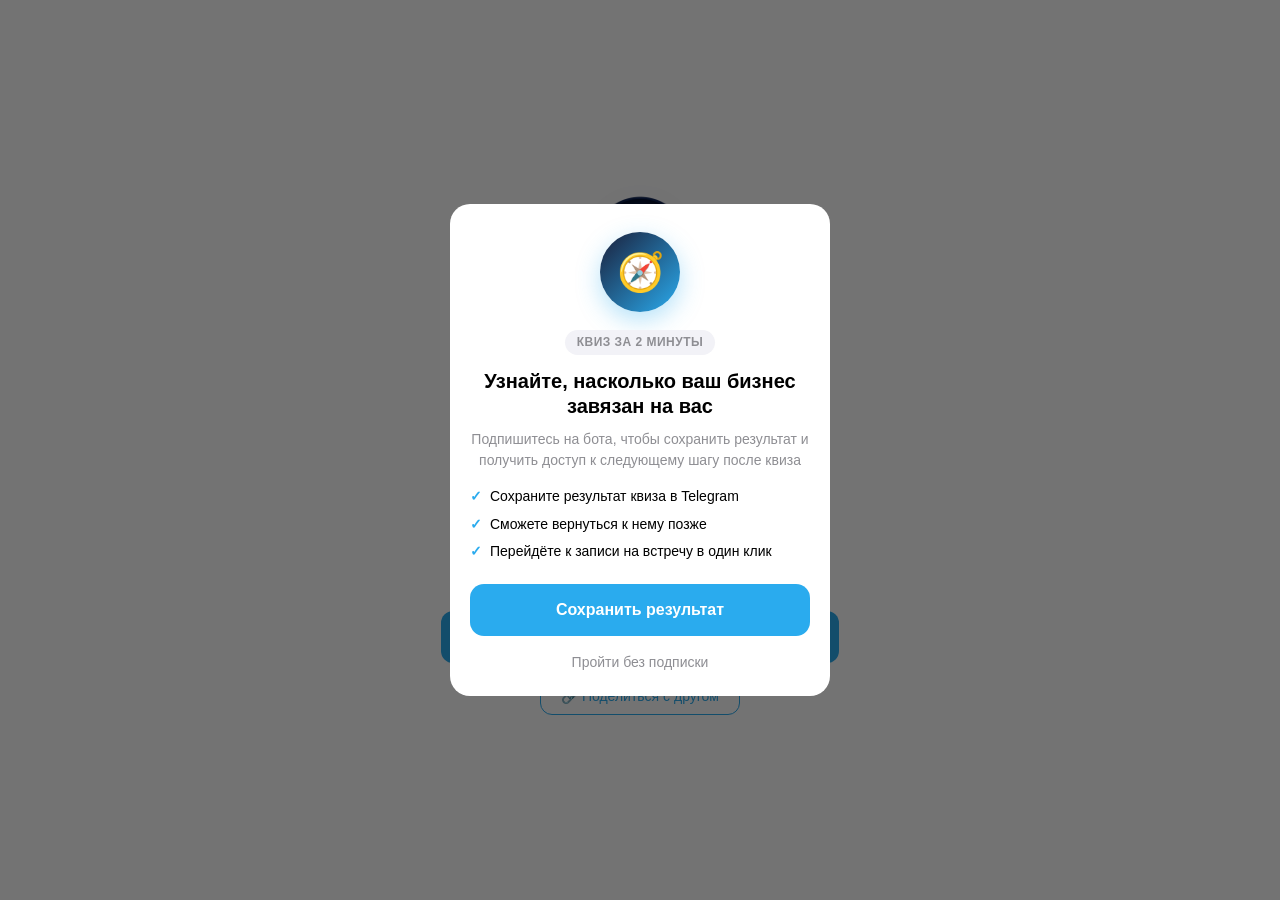
<file: tg-app/index.html>
<!DOCTYPE html>
<html lang="ru">
<head>
  <meta charset="UTF-8">
  <!--
    Запрещаем масштабирование — приложение должно вести себя как нативное
    maximum-scale=1 и user-scalable=no убирают зум по двойному тапу
  -->
  <meta name="viewport"
        content="width=device-width, initial-scale=1.0, maximum-scale=1.0, user-scalable=no">
  <meta name="format-detection" content="telephone=no">
  <title>Бизнес работает сам или держится на вас?</title>

  <link rel="stylesheet" href="styles.css">

  <!-- Telegram SDK — при открытии внутри Telegram инжектируется нативно.
       В браузере window.Telegram будет undefined. -->


</head>
<body>

<!-- Корневой контейнер приложения -->
<div id="app">

  <!-- ══════════════════════════════════
       ЭКРАН 0: ПРИВЕТСТВИЕ
  ══════════════════════════════════ -->
  <div id="screen-welcome" class="screen">
    <div class="screen-content">

      <!-- Приветствие по имени (заполняется через JS, скрыто если имя неизвестно) -->
      <p id="welcome-greeting" class="welcome-greeting" style="display:none;"></p>

      <!-- Иллюстрация -->
      <div class="welcome-icon">
        <img src="assets/icon.png" alt="" aria-hidden="true">
      </div>

      <!-- Заголовок -->
      <h1 class="welcome-title">
        Бизнес работает сам<br>или<br>держится <span class="title-underline">на вас</span>?
      </h1>

      <!-- Подзаголовок -->
      <p class="welcome-subtitle">
        6 вопросов → личный отчёт о рисках и точках роста
      </p>

      <!-- Социальное доказательство -->
      <div class="social-proof" role="note">
        <span class="social-proof-icon" aria-hidden="true">👤</span>
        <span>
          <span id="social-proof-count">122</span> <span id="social-proof-word">предпринимателя</span> уже прошли
        </span>
      </div>

      <!-- Время прохождения -->
      <p class="welcome-time">Займёт 2 минуты</p>

      <!--
        Фолбэк-кнопка для браузера (вне Telegram).
        В Telegram используется нативная MainButton — эта скрыта.
      -->
      <button
        id="btn-start-fallback"
        class="fallback-btn"
        style="display:none;"
        aria-label="Начать диагностику">
        Начать диагностику →
      </button>

      <!-- Кнопка «Поделиться» — отправляет ссылку на бота другу -->
      <button id="btn-share" class="share-btn" aria-label="Поделиться с другом">
        🔗 Поделиться с другом
      </button>

    </div>
  </div>


  <!-- ══════════════════════════════════
       ЭКРАНЫ 1–6: ВОПРОСЫ
  ══════════════════════════════════ -->
  <div id="screen-question" class="screen">

    <!-- Шапка экрана вопроса: кнопка назад + прогресс-бар -->
    <div class="progress-bar-header" role="progressbar" aria-label="Прогресс квиза">
      <div class="progress-top-row">
        <!-- Фолбэк-кнопка «Назад» для браузера (в Telegram используется нативная BackButton) -->
        <button
          id="btn-back-question"
          class="back-btn"
          style="display:none;"
          aria-label="Назад">
          ← Назад
        </button>
      </div>
      <div class="progress-row">
        <div class="progress-bar">
          <div id="progress-fill" class="progress-fill"></div>
        </div>
        <span id="progress-label" class="progress-label">Шаг 1 из 6</span>
      </div>
    </div>

    <!-- Контент вопроса -->
    <div class="screen-content">
      <h2 id="question-text" class="question-text"></h2>
      <!-- Кнопки ответов рендерятся динамически через JS -->
      <div id="answers-list" class="answers-list" role="list"></div>
    </div>

  </div>


  <!-- ══════════════════════════════════
       ЭКРАН 7: ЗАГРУЗКА РЕЗУЛЬТАТА
  ══════════════════════════════════ -->
  <div id="screen-loading" class="screen" aria-live="polite" aria-label="Анализ ответов">
    <div class="screen-content">

      <!-- Анимированный пульсирующий круг -->
      <div class="loading-circle" aria-hidden="true"></div>

      <h3 class="loading-title">Анализируем ваши ответы...</h3>

      <!-- Шаги появляются последовательно через JS -->
      <div class="loading-steps">
        <p class="loading-step">✓&nbsp; Оцениваем зависимость</p>
        <p class="loading-step">✓&nbsp; Определяем риски</p>
        <p class="loading-step">⟳&nbsp; Формируем рекомендации</p>
      </div>

    </div>
  </div>


  <!-- ══════════════════════════════════
       ЭКРАН 8: РЕЗУЛЬТАТ
  ══════════════════════════════════ -->
  <div id="screen-result" class="screen">
    <div class="screen-content">

      <!-- «Ваш результат, Имя:» — имя берётся из tg.initDataUnsafe.user -->
      <p id="result-greeting" class="result-greeting">Ваш результат:</p>

      <!-- Индикатор: эмодзи + шкала + балл -->
      <div class="result-indicator">
        <span id="result-emoji" class="result-emoji" aria-hidden="true"></span>
        <div class="result-scale-wrap">
          <div class="result-scale" role="progressbar" aria-label="Уровень зависимости">
            <div id="result-scale-fill" class="result-scale-fill"></div>
          </div>
          <span id="result-score" class="result-score"></span>
        </div>
      </div>

      <!-- Название уровня (цвет задаётся через JS) -->
      <h2 id="result-title" class="result-title"></h2>

      <!-- Описание ситуации -->
      <div id="result-desc" class="card result-desc"></div>

      <!-- Три первых шага -->
      <div class="result-steps-wrap">
        <p class="result-steps-label">Три первых шага:</p>
        <ul id="result-steps" class="result-steps"></ul>
      </div>

      <!-- Фолбэк-кнопка для браузера -->
      <button
        id="btn-result-fallback"
        class="fallback-btn"
        style="display:none;"
        aria-label="Разобрать мою ситуацию">
        Разобрать мою ситуацию →
      </button>

    </div>
  </div>


  <!-- ══════════════════════════════════
       ЭКРАН 9: CTA / ЗАПИСЬ
  ══════════════════════════════════ -->
  <div id="screen-cta" class="screen">
    <div class="screen-content">

      <!-- Фото эксперта -->
      <div class="expert-photo-wrap">
        <img
          src="assets/photo.jpg"
          alt="Наталья Чернышова"
          class="expert-photo"
          loading="eager">
      </div>

      <!-- Имя и должность -->
      <p class="expert-name">Наталия Чернышова</p>
      <p class="expert-role">Бизнес-стратег · Системный аудит · AI-интеграция</p>

      <!-- Карточка оффера -->
      <div class="card offer-card">
        <p class="offer-question">Получите персональный разбор вашей ситуации</p>
        <p class="offer-desc">
          За 30 минут обсудим ваш результат и вы увидите, какие процессы
          завязаны на вас сильнее всего и какой следующий шаг даст наибольший эффект.
        </p>
      </div>

      <!-- Дефицит -->
      <p class="scarcity">🔴 Осталось 2 места на этой неделе</p>

      <!-- Условия -->
      <p class="offer-conditions">Бесплатно · 30 минут</p>

      <!-- Фолбэк-кнопка для браузера -->
      <button
        id="btn-cta-fallback"
        class="fallback-btn"
        style="display:none;"
        aria-label="Забронировать встречу">
        Забронировать встречу →
      </button>


    </div>
  </div>

</div><!-- /app -->


<!-- ══════════════════════════════════
     МОДАЛКА-ОФФЕР
     Показывается только в браузере (не внутри Telegram).
     Один раз — запоминается в localStorage.
══════════════════════════════════ -->
<div id="offer-overlay" class="offer-overlay" aria-modal="true" role="dialog" aria-label="Предложение">
  <div class="offer-card-modal">

    <div class="offer-emoji">🧭</div>

    <span class="offer-badge">Квиз за 2 минуты</span>

    <h2 class="offer-title">Узнайте, насколько ваш бизнес завязан на вас</h2>

    <p class="offer-subtitle">Подпишитесь на бота, чтобы сохранить результат и получить доступ к следующему шагу после квиза</p>

    <ul class="offer-bullets">
      <li>Сохраните результат квиза в Telegram</li>
      <li>Сможете вернуться к нему позже</li>
      <li>Перейдёте к записи на встречу в один клик</li>
    </ul>

    <a
      id="offer-btn-subscribe"
      href="https://t.me/AI_questionquiz_bot"
      target="_blank"
      class="offer-btn-primary"
      rel="noopener">
      Сохранить результат
    </a>

    <button id="offer-btn-skip" class="offer-btn-skip">Пройти без подписки</button>

  </div>
</div>


<!-- Данные квиза -->
<script src="questions.js"></script>
<!-- Логика приложения -->
<script src="app.js"></script>

</body>
</html>
</file>
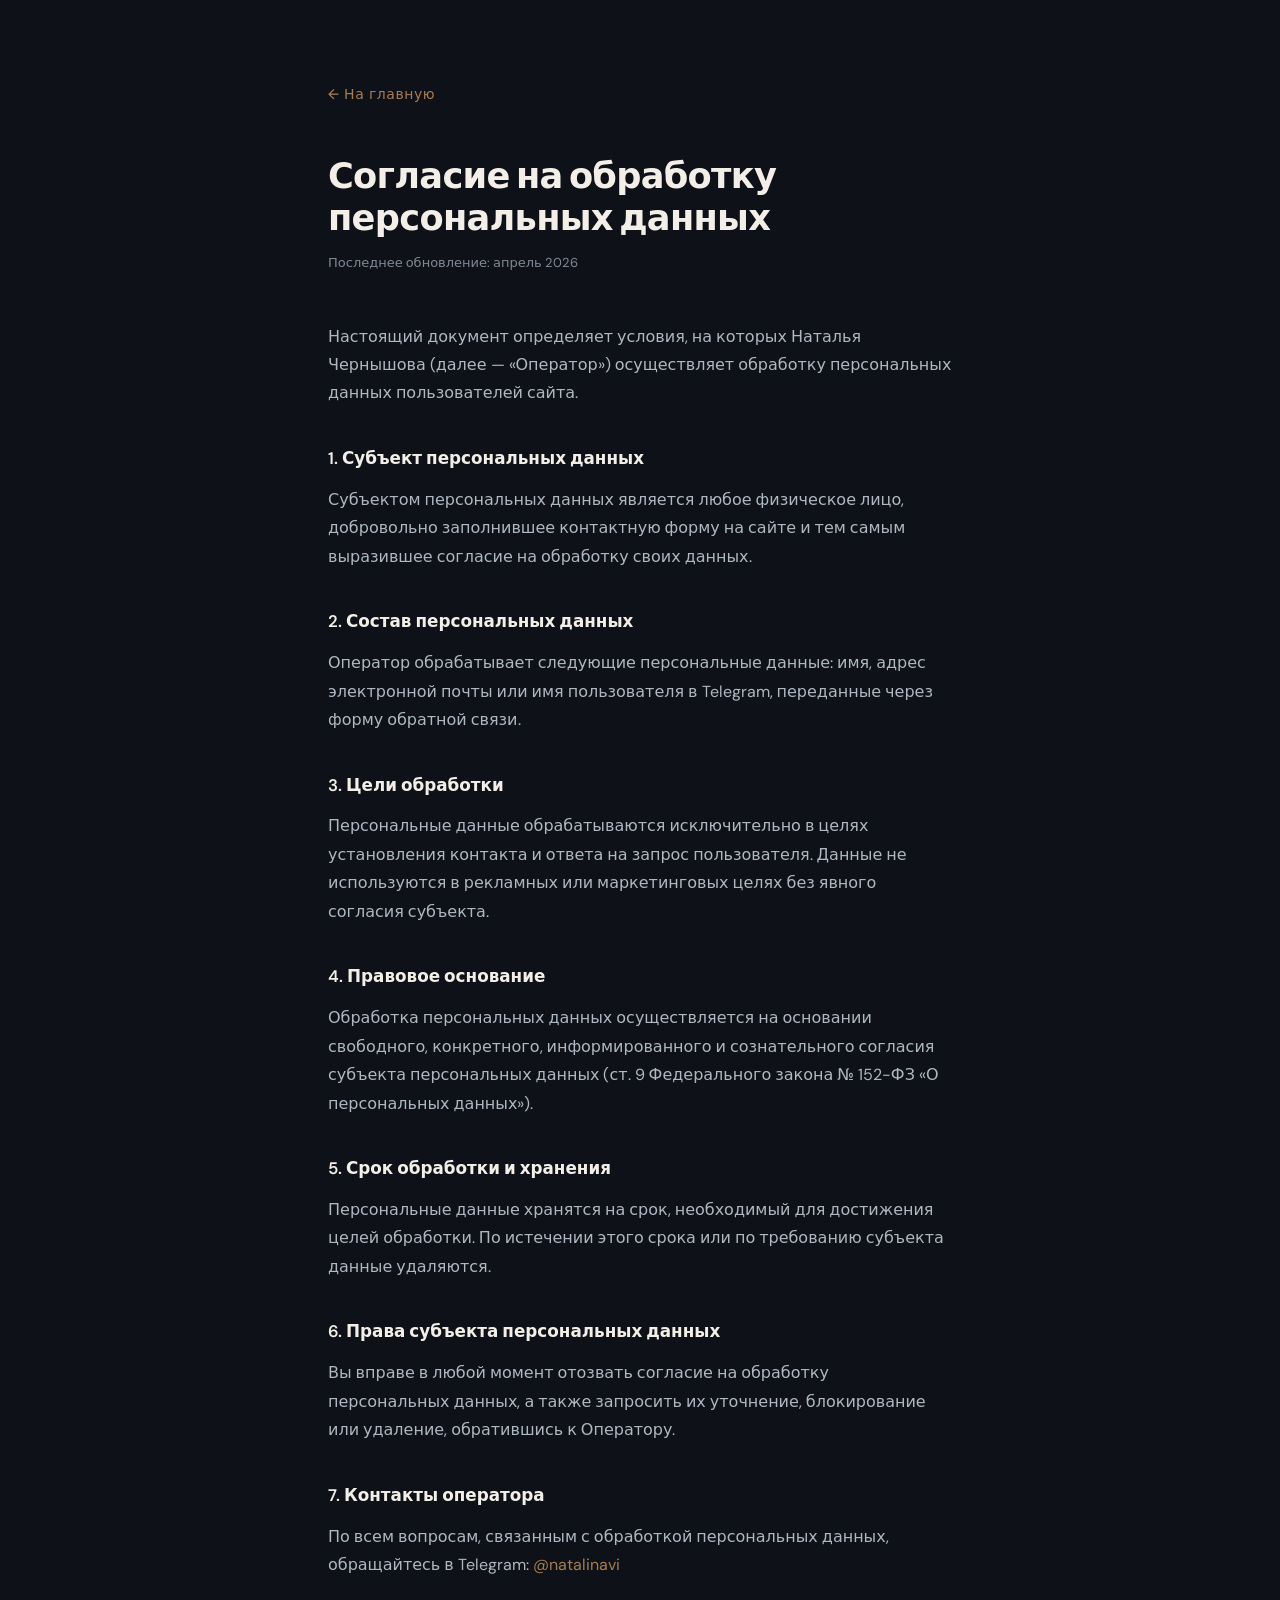
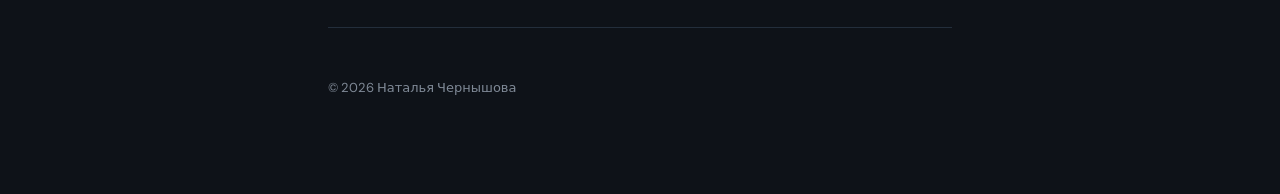
<file: personal-data.html>
<!DOCTYPE html>
<html lang="ru">
<head>
  <meta charset="UTF-8" />
  <meta name="viewport" content="width=device-width, initial-scale=1.0" />
  <title>Согласие на обработку персональных данных — Наталья Чернышова</title>
  <link rel="preconnect" href="https://fonts.googleapis.com" />
  <link rel="preconnect" href="https://fonts.gstatic.com" crossorigin />
  <link href="https://fonts.googleapis.com/css2?family=DM+Sans:wght@400;500;600;700&display=swap" rel="stylesheet" />
  <style>
    *, *::before, *::after { box-sizing: border-box; margin: 0; padding: 0; }
    body {
      font-family: 'DM Sans', system-ui, sans-serif;
      background: #0E1218;
      color: #AEB7C2;
      line-height: 1.78;
      -webkit-font-smoothing: antialiased;
      padding: 80px 0;
    }
    .wrap {
      max-width: 680px;
      margin: 0 auto;
      padding: 0 28px;
    }
    .back {
      display: inline-flex;
      align-items: center;
      gap: 8px;
      color: #A67C52;
      text-decoration: none;
      font-size: 14px;
      font-weight: 500;
      letter-spacing: 0.04em;
      margin-bottom: 48px;
      transition: color 180ms ease;
    }
    .back:hover { color: #D7C1A3; }
    h1 {
      font-size: clamp(1.6rem, 3vw, 2.2rem);
      font-weight: 700;
      color: #F3EFE8;
      letter-spacing: -0.02em;
      line-height: 1.2;
      margin-bottom: 12px;
    }
    .date {
      font-size: 13px;
      color: #7F8996;
      margin-bottom: 48px;
    }
    h2 {
      font-size: 1.05rem;
      font-weight: 600;
      color: #F3EFE8;
      margin: 36px 0 12px;
    }
    p { margin-bottom: 14px; }
    a { color: #A67C52; text-decoration: none; }
    a:hover { color: #D7C1A3; }
    hr {
      border: none;
      border-top: 1px solid rgba(38,49,64,0.9);
      margin: 48px 0;
    }
  </style>
</head>
<body>
  <div class="wrap">
    <a href="/" class="back">← На главную</a>

    <h1>Согласие на обработку персональных данных</h1>
    <p class="date">Последнее обновление: апрель 2026</p>

    <p>Настоящий документ определяет условия, на которых Наталья Чернышова (далее — «Оператор») осуществляет обработку персональных данных пользователей сайта.</p>

    <h2>1. Субъект персональных данных</h2>
    <p>Субъектом персональных данных является любое физическое лицо, добровольно заполнившее контактную форму на сайте и тем самым выразившее согласие на обработку своих данных.</p>

    <h2>2. Состав персональных данных</h2>
    <p>Оператор обрабатывает следующие персональные данные: имя, адрес электронной почты или имя пользователя в Telegram, переданные через форму обратной связи.</p>

    <h2>3. Цели обработки</h2>
    <p>Персональные данные обрабатываются исключительно в целях установления контакта и ответа на запрос пользователя. Данные не используются в рекламных или маркетинговых целях без явного согласия субъекта.</p>

    <h2>4. Правовое основание</h2>
    <p>Обработка персональных данных осуществляется на основании свободного, конкретного, информированного и сознательного согласия субъекта персональных данных (ст. 9 Федерального закона № 152-ФЗ «О персональных данных»).</p>

    <h2>5. Срок обработки и хранения</h2>
    <p>Персональные данные хранятся на срок, необходимый для достижения целей обработки. По истечении этого срока или по требованию субъекта данные удаляются.</p>

    <h2>6. Права субъекта персональных данных</h2>
    <p>Вы вправе в любой момент отозвать согласие на обработку персональных данных, а также запросить их уточнение, блокирование или удаление, обратившись к Оператору.</p>

    <h2>7. Контакты оператора</h2>
    <p>По всем вопросам, связанным с обработкой персональных данных, обращайтесь в Telegram: <a href="https://t.me/natalinavi">@natalinavi</a></p>

    <hr>
    <p style="font-size:13px; color:#7F8996;">© 2026 Наталья Чернышова</p>
  </div>
</body>
</html>
</file>
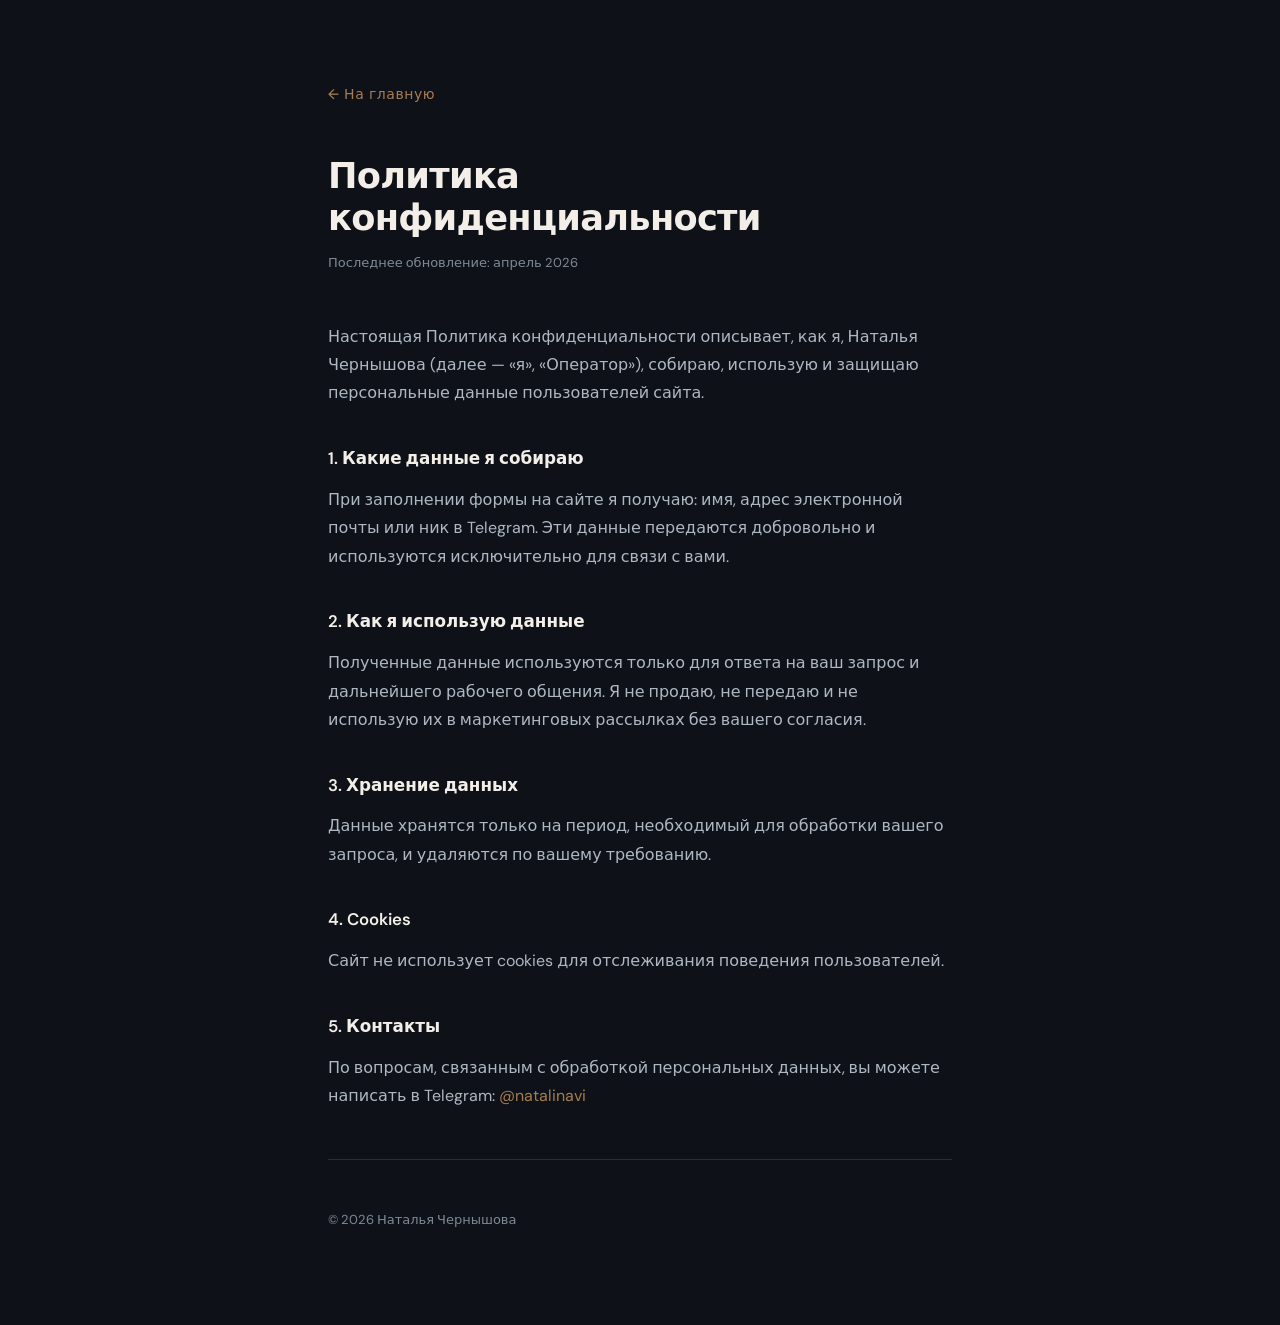
<file: privacy.html>
<!DOCTYPE html>
<html lang="ru">
<head>
  <meta charset="UTF-8" />
  <meta name="viewport" content="width=device-width, initial-scale=1.0" />
  <title>Политика конфиденциальности — Наталья Чернышова</title>
  <link rel="preconnect" href="https://fonts.googleapis.com" />
  <link rel="preconnect" href="https://fonts.gstatic.com" crossorigin />
  <link href="https://fonts.googleapis.com/css2?family=DM+Sans:wght@400;500;600;700&display=swap" rel="stylesheet" />
  <style>
    *, *::before, *::after { box-sizing: border-box; margin: 0; padding: 0; }
    body {
      font-family: 'DM Sans', system-ui, sans-serif;
      background: #0E1218;
      color: #AEB7C2;
      line-height: 1.78;
      -webkit-font-smoothing: antialiased;
      padding: 80px 0;
    }
    .wrap {
      max-width: 680px;
      margin: 0 auto;
      padding: 0 28px;
    }
    .back {
      display: inline-flex;
      align-items: center;
      gap: 8px;
      color: #A67C52;
      text-decoration: none;
      font-size: 14px;
      font-weight: 500;
      letter-spacing: 0.04em;
      margin-bottom: 48px;
      transition: color 180ms ease;
    }
    .back:hover { color: #D7C1A3; }
    h1 {
      font-size: clamp(1.6rem, 3vw, 2.2rem);
      font-weight: 700;
      color: #F3EFE8;
      letter-spacing: -0.02em;
      line-height: 1.2;
      margin-bottom: 12px;
    }
    .date {
      font-size: 13px;
      color: #7F8996;
      margin-bottom: 48px;
    }
    h2 {
      font-size: 1.05rem;
      font-weight: 600;
      color: #F3EFE8;
      margin: 36px 0 12px;
    }
    p { margin-bottom: 14px; }
    a { color: #A67C52; text-decoration: none; }
    a:hover { color: #D7C1A3; }
    hr {
      border: none;
      border-top: 1px solid rgba(38,49,64,0.9);
      margin: 48px 0;
    }
  </style>
</head>
<body>
  <div class="wrap">
    <a href="/" class="back">← На главную</a>

    <h1>Политика конфиденциальности</h1>
    <p class="date">Последнее обновление: апрель 2026</p>

    <p>Настоящая Политика конфиденциальности описывает, как я, Наталья Чернышова (далее — «я», «Оператор»), собираю, использую и защищаю персональные данные пользователей сайта.</p>

    <h2>1. Какие данные я собираю</h2>
    <p>При заполнении формы на сайте я получаю: имя, адрес электронной почты или ник в Telegram. Эти данные передаются добровольно и используются исключительно для связи с вами.</p>

    <h2>2. Как я использую данные</h2>
    <p>Полученные данные используются только для ответа на ваш запрос и дальнейшего рабочего общения. Я не продаю, не передаю и не использую их в маркетинговых рассылках без вашего согласия.</p>

    <h2>3. Хранение данных</h2>
    <p>Данные хранятся только на период, необходимый для обработки вашего запроса, и удаляются по вашему требованию.</p>

    <h2>4. Cookies</h2>
    <p>Сайт не использует cookies для отслеживания поведения пользователей.</p>

    <h2>5. Контакты</h2>
    <p>По вопросам, связанным с обработкой персональных данных, вы можете написать в Telegram: <a href="https://t.me/natalinavi">@natalinavi</a></p>

    <hr>
    <p style="font-size:13px; color:#7F8996;">© 2026 Наталья Чернышова</p>
  </div>
</body>
</html>
</file>
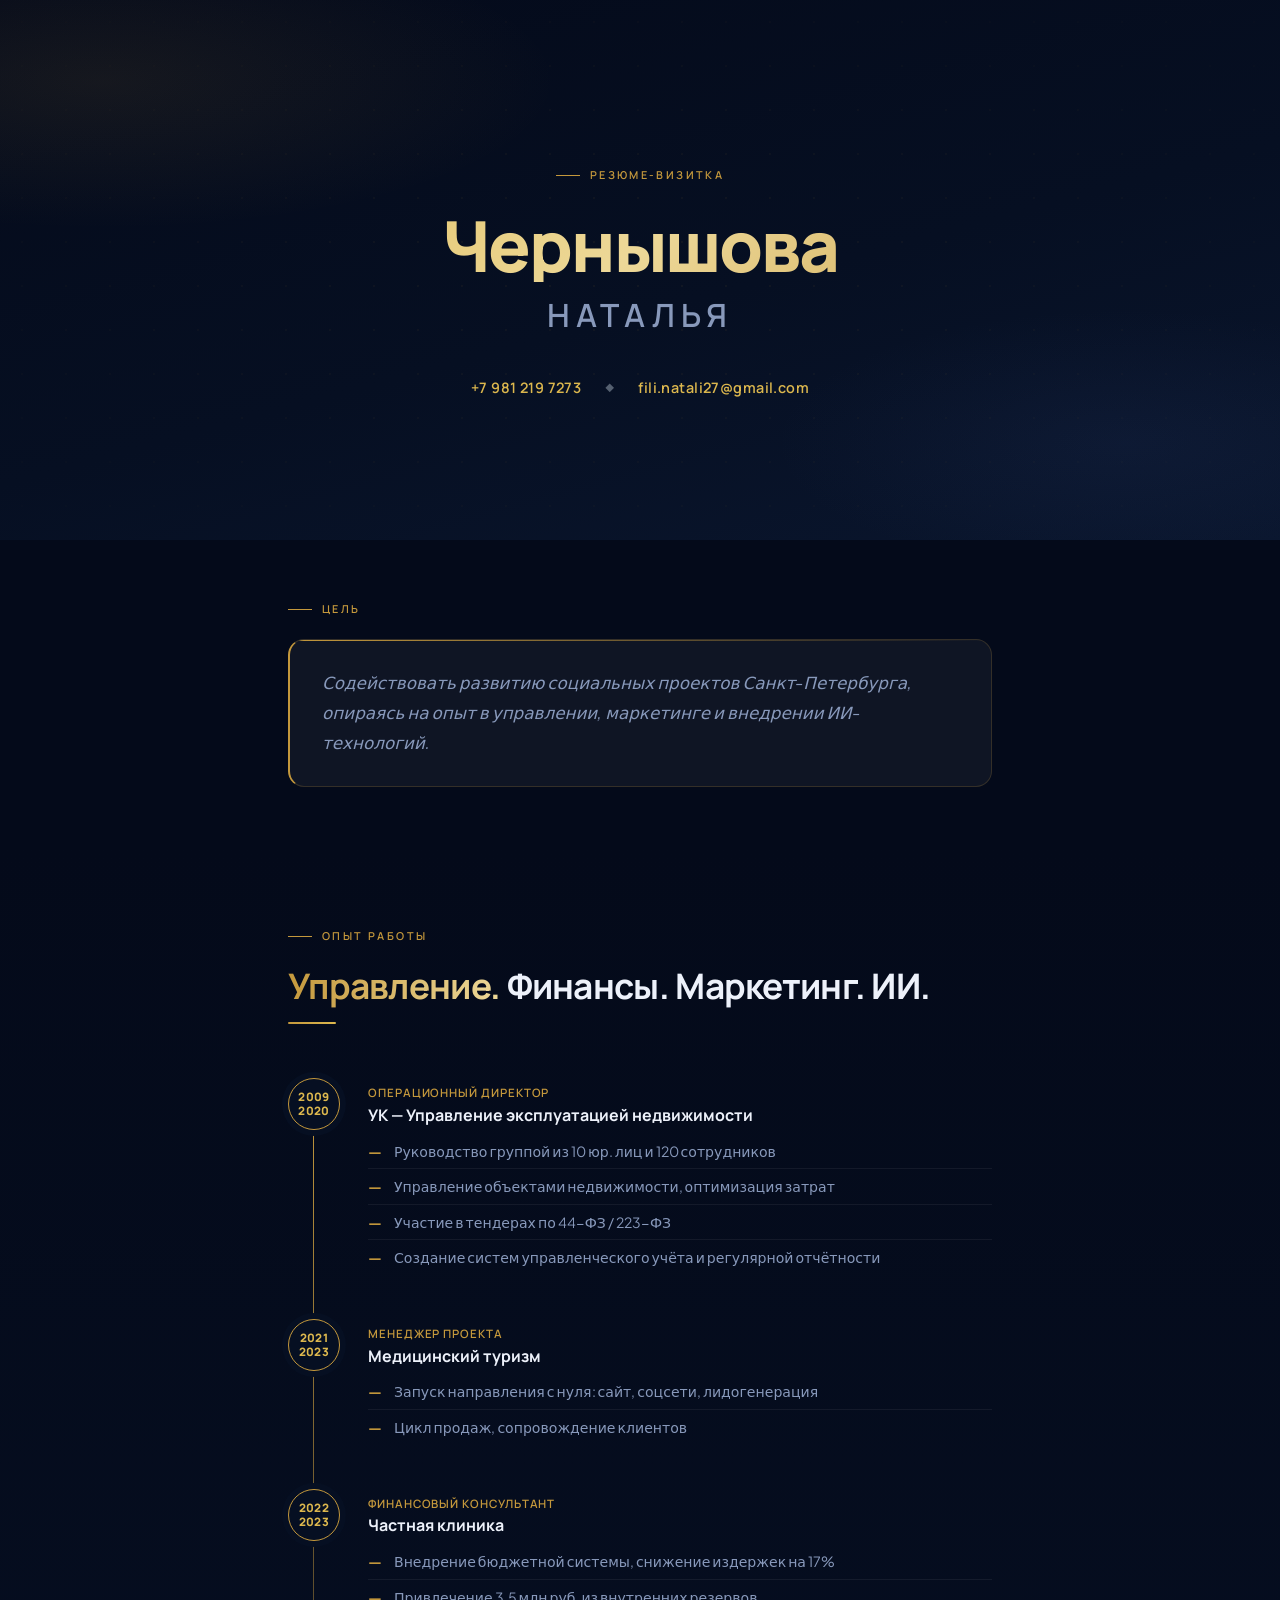
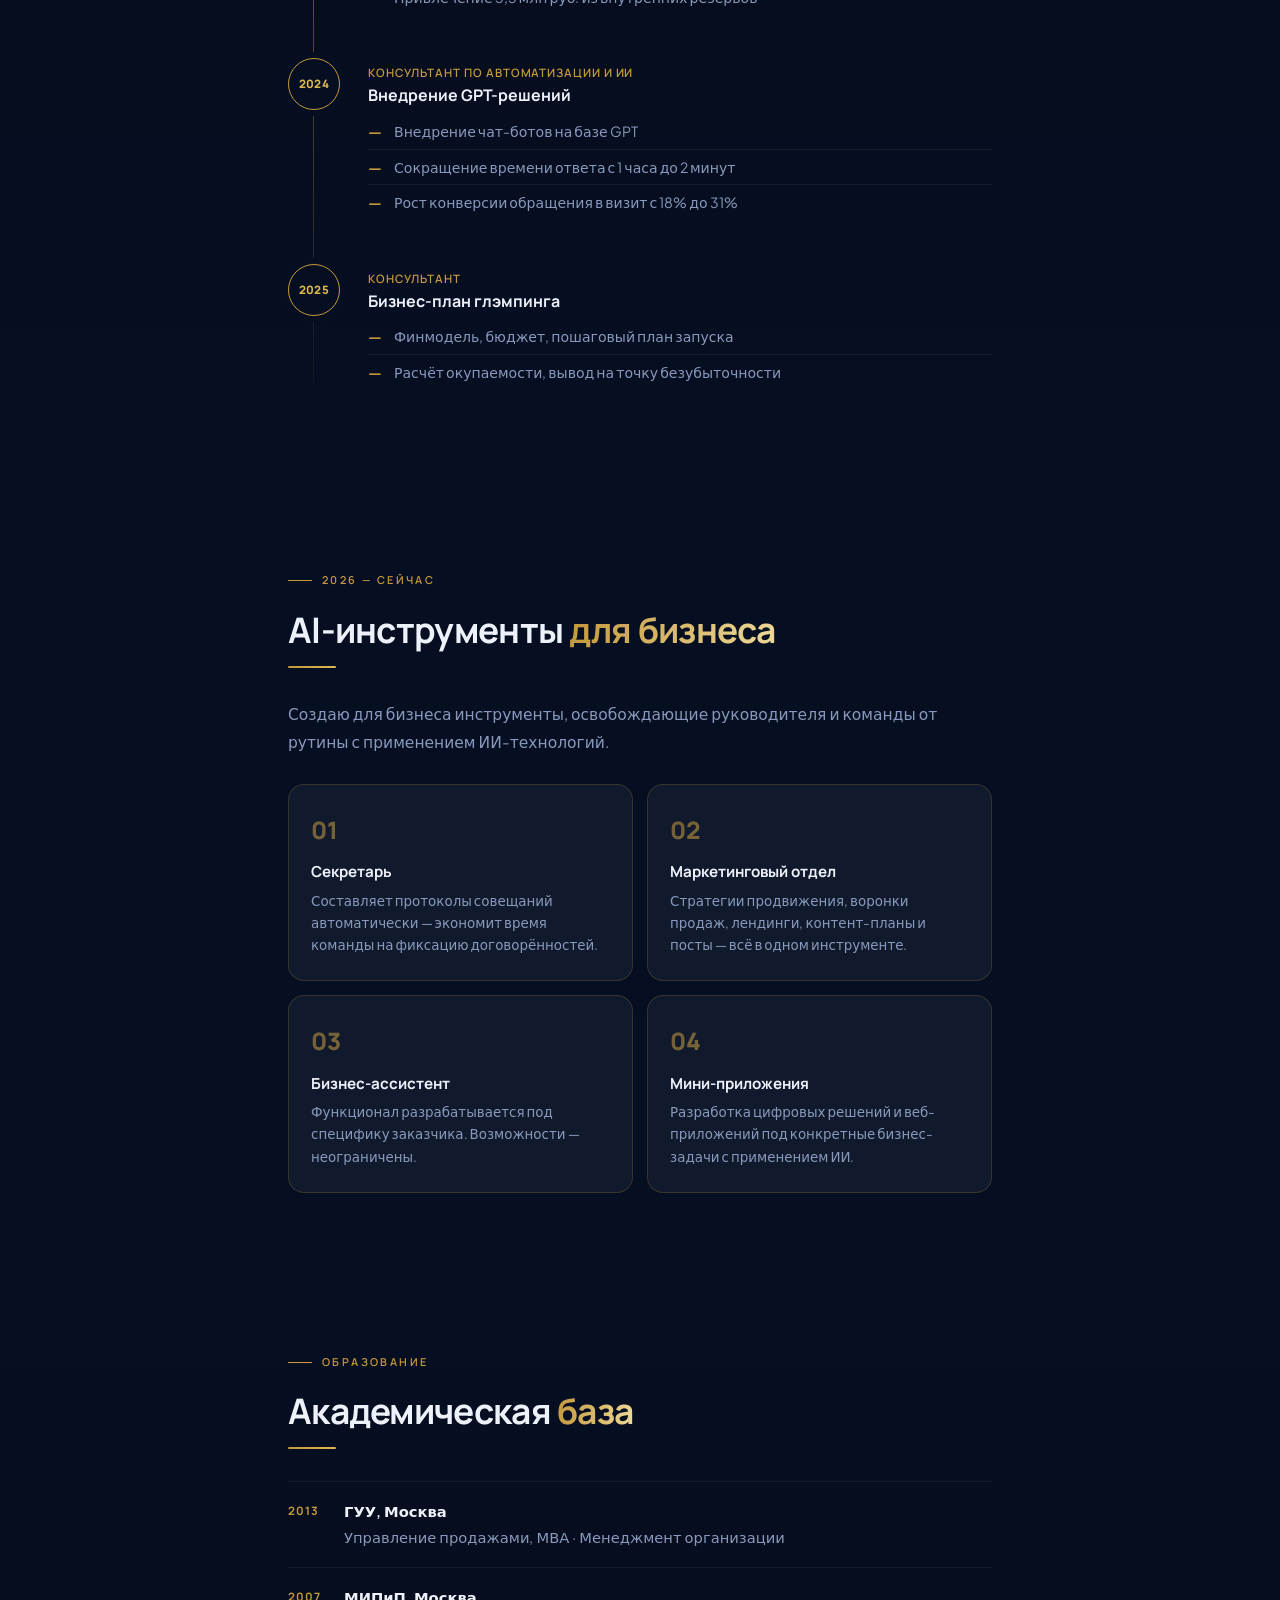
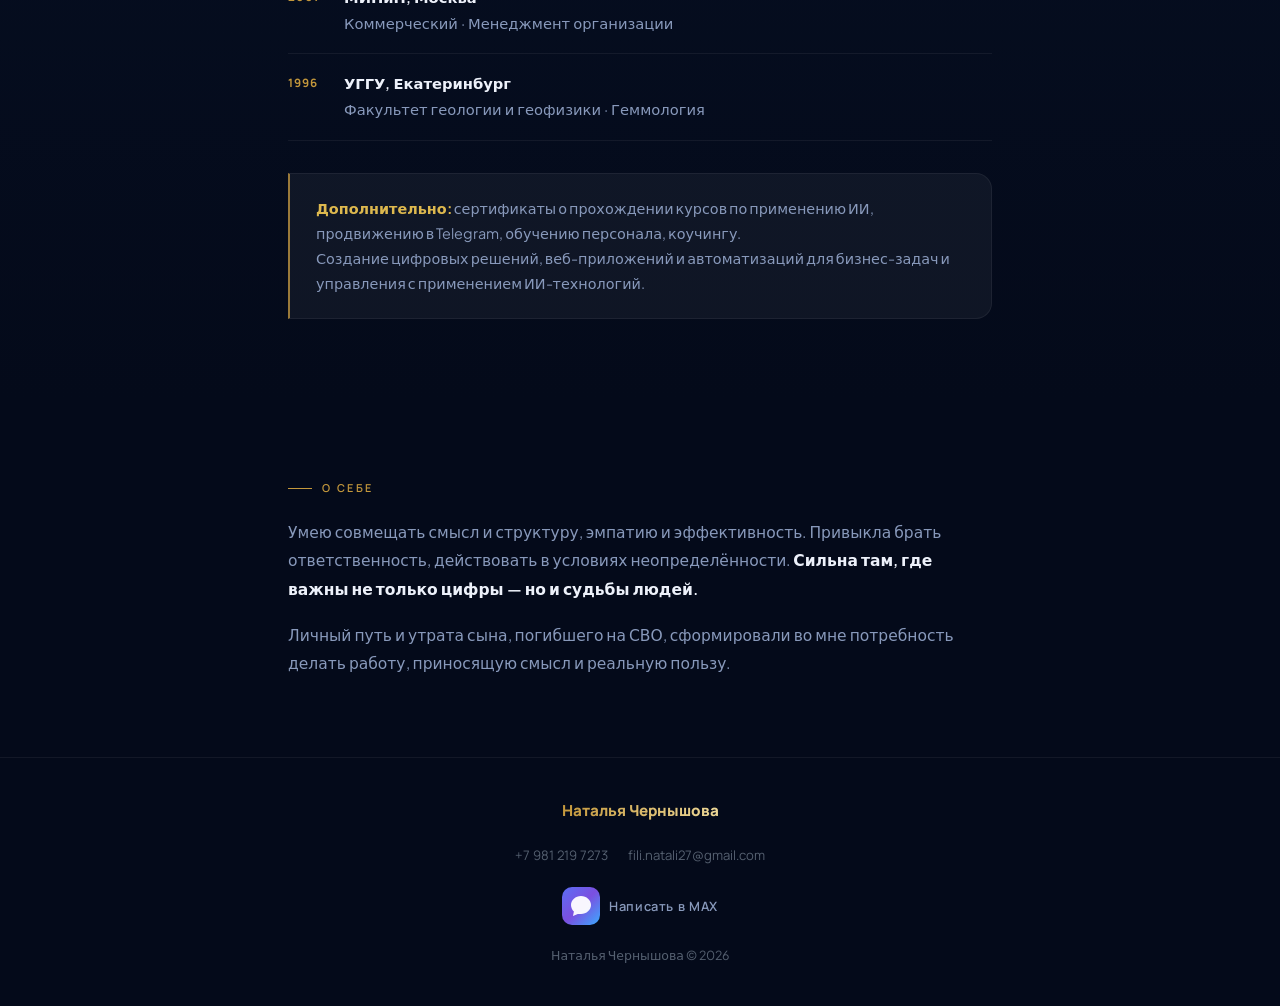
<file: vizitka.html>
<!DOCTYPE html>
<html lang="ru">
<head>
  <meta charset="UTF-8" />
  <meta name="viewport" content="width=device-width, initial-scale=1.0" />
  <title>Наталья Чернышова — Резюме-визитка</title>
  <link rel="preconnect" href="https://fonts.googleapis.com" />
  <link rel="preconnect" href="https://fonts.gstatic.com" crossorigin />
  <link href="https://fonts.googleapis.com/css2?family=Manrope:wght@400;500;600;700;800&family=Plus+Jakarta+Sans:ital,wght@0,400;0,500;0,600;1,400&display=swap" rel="stylesheet" />

  <style>
  *, *::before, *::after { box-sizing: border-box; margin: 0; padding: 0; }

  :root {
    --bg-1:        #040A1A;
    --bg-2:        #060F22;
    --bg-3:        #0A162E;
    --bg-4:        #0F1D38;
    --gold-1:      #9A7A3A;
    --gold-2:      #C4983C;
    --gold-3:      #DDB84E;
    --gold-4:      #EDD898;
    --gold-glow:   rgba(221,184,78,.12);
    --text:        #EDF1FA;
    --text-dim:    #8899BB;
    --text-muted:  #556070;
    --card-bg:     rgba(255,255,255,.048);
    --card-border: rgba(200,155,60,.20);
    --divider:     rgba(255,255,255,.06);
    --r:           16px;
    --tr:          .26s cubic-bezier(.4,0,.2,1);
    --font-h: 'Manrope', system-ui, sans-serif;
    --font-b: 'Plus Jakarta Sans', system-ui, sans-serif;
  }

  html { scroll-behavior: smooth; }

  body {
    font-family: var(--font-b);
    background: var(--bg-1);
    color: var(--text);
    line-height: 1.72;
    overflow-x: hidden;
    -webkit-font-smoothing: antialiased;
  }

  /* ── SCROLL PROGRESS ── */
  #progress {
    position: fixed; top: 0; left: 0; height: 2px; width: 0%;
    background: linear-gradient(90deg, var(--gold-2), var(--gold-4));
    z-index: 1000; transition: width .08s linear;
    pointer-events: none;
  }

  /* ── REVEAL ── */
  .r {
    opacity: 0; transform: translateY(12px);
    transition: opacity .6s ease, transform .6s ease;
  }
  .r.in { opacity: 1; transform: none; }
  .r.d1 { transition-delay: .10s; }
  .r.d2 { transition-delay: .20s; }
  .r.d3 { transition-delay: .30s; }
  .r.d4 { transition-delay: .40s; }

  /* ── LAYOUT ── */
  .wrap { max-width: 760px; margin: 0 auto; padding: 0 28px; }
  section { padding: 80px 0; }

  /* ── LABEL ── */
  .label {
    font-family: var(--font-h);
    font-size: .68rem; font-weight: 600;
    letter-spacing: .22em; text-transform: uppercase;
    color: var(--gold-2);
    display: flex; align-items: center; gap: 10px;
    margin-bottom: 20px;
  }
  .label::before {
    content: ''; display: block;
    width: 24px; height: 1px;
    background: var(--gold-2); flex-shrink: 0;
  }

  h2 {
    font-family: var(--font-h);
    font-size: clamp(1.5rem, 4vw, 2.2rem);
    font-weight: 700; line-height: 1.13;
    margin-bottom: 16px; letter-spacing: -.02em;
  }

  .gold-accent {
    background: linear-gradient(95deg, var(--gold-2), var(--gold-4));
    -webkit-background-clip: text;
    -webkit-text-fill-color: transparent;
    background-clip: text;
  }

  .gold-rule {
    width: 48px; height: 2px;
    background: linear-gradient(90deg, var(--gold-2), var(--gold-3));
    border-radius: 2px; margin-bottom: 32px;
  }

  /* ── HERO ── */
  #hero {
    min-height: 60svh;
    display: flex; align-items: center;
    padding: 80px 0 64px;
    position: relative; overflow: hidden;
    text-align: center;
  }
  #hero::before {
    content: ''; position: absolute; inset: 0; z-index: 0;
    background:
      radial-gradient(ellipse 65% 50% at 8% 15%,  rgba(196,152,60,.09) 0%, transparent 55%),
      radial-gradient(ellipse 50% 45% at 88% 82%, rgba(59,82,140,.10)  0%, transparent 55%),
      linear-gradient(165deg, var(--bg-1) 0%, var(--bg-2) 55%, var(--bg-3) 100%);
  }
  #hero::after {
    content: ''; position: absolute; inset: 0; z-index: 0;
    background-image: radial-gradient(circle, rgba(200,155,60,.14) 1px, transparent 1px);
    background-size: 44px 44px;
    mask-image: radial-gradient(ellipse 80% 80% at 50% 50%, black 0%, transparent 100%);
    animation: drift 28s linear infinite;
    opacity: .45;
  }
  @keyframes drift {
    from { background-position: 0 0; }
    to   { background-position: 44px 44px; }
  }

  .hero-in {
    position: relative; z-index: 1;
    width: 100%; padding: 0 28px;
  }

  .hero-label {
    font-family: var(--font-h);
    font-size: .68rem; font-weight: 600;
    letter-spacing: .22em; text-transform: uppercase;
    color: var(--gold-2);
    margin-bottom: 24px;
    display: inline-flex; align-items: center; gap: 10px;
  }
  .hero-label::before {
    content: ''; display: block;
    width: 24px; height: 1px; background: var(--gold-2);
  }

  .hero-name {
    font-family: var(--font-h);
    font-size: clamp(2.6rem, 8vw, 4.4rem);
    font-weight: 800; line-height: 1.05;
    letter-spacing: -.03em;
    background: linear-gradient(135deg, var(--gold-3) 0%, var(--gold-4) 50%, var(--gold-2) 100%);
    -webkit-background-clip: text;
    -webkit-text-fill-color: transparent;
    background-clip: text;
    margin-bottom: 6px;
  }

  .hero-firstname {
    font-family: var(--font-h);
    font-size: clamp(1.4rem, 4vw, 2rem);
    font-weight: 600; letter-spacing: .18em;
    text-transform: uppercase;
    color: var(--text-dim);
    margin-bottom: 32px;
  }

  .hero-contacts {
    display: flex; justify-content: center;
    flex-wrap: wrap; gap: 8px 24px;
    margin-bottom: 0;
  }
  .hero-contacts a {
    font-family: var(--font-h);
    font-size: .9rem; font-weight: 600;
    color: var(--gold-3); text-decoration: none;
    letter-spacing: .03em;
    transition: color var(--tr);
  }
  .hero-contacts a:hover { color: var(--gold-4); }
  .hero-contacts .dot { color: var(--text-muted); font-size: .7rem; align-self: center; }

  /* ── GOAL ── */
  #goal { background: var(--bg-1); padding: 60px 0; }

  .goal-card {
    background: var(--card-bg);
    border: 1px solid var(--card-border);
    border-radius: var(--r);
    border-left: 2px solid var(--gold-2);
    padding: 28px 32px;
    font-size: 1.05rem;
    color: var(--text-dim);
    line-height: 1.8;
    font-style: italic;
    position: relative; overflow: hidden;
  }
  .goal-card::before {
    content: ''; position: absolute;
    top: 0; left: 0; right: 0; height: 1px;
    background: linear-gradient(90deg, var(--gold-2), transparent);
  }

  /* ── EXPERIENCE ── */
  #experience { background: linear-gradient(180deg, var(--bg-1) 0%, var(--bg-2) 100%); }

  .steps { display: flex; flex-direction: column; gap: 0; position: relative; }
  .steps::before {
    content: ''; position: absolute;
    left: 25px; top: 28px; bottom: 28px; width: 1px;
    background: linear-gradient(180deg, var(--gold-2), rgba(196,152,60,.06));
  }

  .step { display: flex; gap: 28px; align-items: flex-start; padding: 22px 0; }
  .step-dot {
    width: 52px; height: 52px; flex-shrink: 0;
    background: var(--bg-2);
    border: 1.5px solid var(--gold-2);
    border-radius: 50%;
    display: flex; align-items: center; justify-content: center;
    font-family: var(--font-h); font-size: .72rem; font-weight: 800;
    color: var(--gold-3); letter-spacing: .03em;
    position: relative; z-index: 1;
    box-shadow: 0 0 0 6px var(--bg-2);
    line-height: 1.2; text-align: center;
  }

  .step-body { padding-top: 8px; flex: 1; }
  .step-body h3 {
    font-family: var(--font-h);
    font-size: 1rem; font-weight: 700;
    color: var(--text); margin-bottom: 8px; line-height: 1.3;
  }
  .step-body h3 span {
    display: block;
    font-size: .72rem; font-weight: 600;
    color: var(--gold-2); letter-spacing: .08em;
    text-transform: uppercase; margin-bottom: 4px;
  }

  .bullets { list-style: none; display: flex; flex-direction: column; gap: 0; }
  .bullets li {
    display: flex; align-items: flex-start; gap: 12px;
    padding: 6px 0;
    border-bottom: 1px solid var(--divider);
    font-size: .88rem; color: var(--text-dim); line-height: 1.6;
  }
  .bullets li:last-child { border-bottom: none; }
  .bullets .dash { color: var(--gold-2); font-weight: 700; flex-shrink: 0; }

  /* ── AI BLOCK ── */
  #ai-tools { background: var(--bg-2); }

  .ai-intro {
    font-size: .97rem; color: var(--text-dim);
    line-height: 1.8; margin-bottom: 28px;
  }

  .cards-grid {
    display: grid;
    grid-template-columns: repeat(2, 1fr);
    gap: 14px;
  }

  .card {
    background: var(--card-bg);
    border: 1px solid var(--card-border);
    border-radius: var(--r);
    padding: 24px 22px;
    transition: transform var(--tr), border-color var(--tr), box-shadow var(--tr);
    position: relative; overflow: hidden;
  }
  .card::before {
    content: ''; position: absolute;
    top: 0; left: 0; right: 0; height: 2px;
    background: linear-gradient(90deg, transparent, var(--gold-2), transparent);
    opacity: 0; transition: opacity var(--tr);
  }
  .card:hover {
    transform: translateY(-4px);
    border-color: rgba(200,155,60,.4);
    box-shadow: 0 14px 40px rgba(0,0,0,.25);
  }
  .card:hover::before { opacity: 1; }
  .card h3 {
    font-family: var(--font-h);
    font-size: .95rem; font-weight: 700;
    color: var(--text); margin-bottom: 8px; line-height: 1.3;
  }
  .card p { font-size: .84rem; color: var(--text-dim); line-height: 1.65; }

  .card-icon {
    font-size: 1.5rem; margin-bottom: 12px;
    background: linear-gradient(135deg, var(--gold-1), var(--gold-3));
    -webkit-background-clip: text;
    -webkit-text-fill-color: transparent;
    background-clip: text;
    font-family: var(--font-h); font-weight: 800;
    opacity: .7;
  }

  /* ── EDUCATION ── */
  #education { background: linear-gradient(180deg, var(--bg-2) 0%, var(--bg-1) 100%); }

  .edu-list { display: flex; flex-direction: column; gap: 0; margin-bottom: 32px; }
  .edu-item {
    display: flex; align-items: flex-start; gap: 16px;
    padding: 18px 0;
    border-bottom: 1px solid var(--divider);
    font-size: .92rem; color: var(--text-dim); line-height: 1.6;
  }
  .edu-item:first-child { border-top: 1px solid var(--divider); }
  .edu-year {
    font-family: var(--font-h); font-size: .72rem; font-weight: 700;
    color: var(--gold-2); letter-spacing: .08em;
    flex-shrink: 0; padding-top: 2px; min-width: 40px;
  }
  .edu-body strong { color: var(--text); font-weight: 600; display: block; margin-bottom: 2px; }

  .certs-block {
    font-size: .9rem; color: var(--text-dim);
    padding: 22px 26px;
    background: var(--card-bg);
    border: 1px solid var(--divider);
    border-left: 2px solid var(--gold-1);
    border-radius: 0 var(--r) var(--r) 0;
    line-height: 1.75;
  }
  .certs-block strong { color: var(--gold-3); }

  /* ── ABOUT ── */
  #about { background: var(--bg-1); }

  .about-text { font-size: .97rem; color: var(--text-dim); line-height: 1.82; }
  .about-text p + p { margin-top: 18px; }
  .about-text strong { color: var(--text); font-weight: 600; }

  /* ── FOOTER ── */
  footer {
    background: var(--bg-1);
    border-top: 1px solid var(--divider);
    padding: 40px 0;
  }
  .footer-in {
    max-width: 760px; margin: 0 auto; padding: 0 28px;
    display: flex; flex-direction: column; align-items: center; gap: 20px;
  }
  .footer-name {
    font-family: var(--font-h); font-weight: 800; font-size: .95rem;
    color: var(--text);
  }
  .footer-name em {
    font-style: normal;
    background: linear-gradient(95deg, var(--gold-2), var(--gold-4));
    -webkit-background-clip: text;
    -webkit-text-fill-color: transparent;
    background-clip: text;
  }
  .footer-contacts {
    display: flex; align-items: center; flex-wrap: wrap;
    justify-content: center; gap: 6px 20px;
  }
  .footer-contacts a {
    font-size: .82rem; color: var(--text-muted);
    text-decoration: none; transition: color var(--tr);
    font-family: var(--font-h);
  }
  .footer-contacts a:hover { color: var(--gold-3); }

  /* MAX icon */
  .footer-messengers {
    display: flex; align-items: center; gap: 12px;
  }
  .max-link {
    display: inline-flex; align-items: center; gap: 9px;
    text-decoration: none;
    font-family: var(--font-h); font-size: .8rem; font-weight: 600;
    color: var(--text-dim); letter-spacing: .05em;
    transition: color var(--tr), transform var(--tr);
  }
  .max-link:hover { color: var(--gold-4); transform: translateY(-2px); }
  .max-link:hover .max-icon { filter: drop-shadow(0 0 8px rgba(100,120,255,.55)); }

  .max-icon {
    width: 38px; height: 38px;
    transition: filter var(--tr);
  }

  .footer-copy { font-size: .78rem; color: var(--text-muted); }

  /* ── RESPONSIVE ── */
  @media (max-width: 600px) {
    section { padding: 60px 0; }
    .wrap { padding: 0 18px; }
    .cards-grid { grid-template-columns: 1fr; }
    .steps::before { display: none; }
    .step { gap: 16px; }
    .goal-card { padding: 22px 20px; }
    #hero { min-height: 50svh; padding: 64px 0 48px; }
  }

  @media (prefers-reduced-motion: reduce) {
    *, *::before, *::after {
      animation-duration: .01ms !important;
      transition-duration: .01ms !important;
    }
  }
  </style>
</head>
<body>

<!-- SCROLL PROGRESS -->
<div id="progress"></div>

<!-- ═══ HERO ═══ -->
<section id="hero">
  <div class="hero-in">
    <div class="hero-label r">Резюме-визитка</div>
    <h1 class="hero-name r d1">Чернышова</h1>
    <p class="hero-firstname r d2">Наталья</p>
    <div class="hero-contacts r d3">
      <a href="tel:+79812197273">+7 981 219 7273</a>
      <span class="dot">◆</span>
      <a href="mailto:fili.natali27@gmail.com">fili.natali27@gmail.com</a>
    </div>
  </div>
</section>

<!-- ═══ ЦЕЛЬ ═══ -->
<section id="goal">
  <div class="wrap">
    <div class="label r">Цель</div>
    <div class="goal-card r d1">
      Содействовать развитию социальных проектов Санкт-Петербурга, опираясь на опыт в управлении, маркетинге и внедрении ИИ-технологий.
    </div>
  </div>
</section>

<!-- ═══ ОПЫТ ═══ -->
<section id="experience">
  <div class="wrap">
    <div class="label r">Опыт работы</div>
    <h2 class="r d1"><span class="gold-accent">Управление.</span> Финансы. Маркетинг. ИИ.</h2>
    <div class="gold-rule r d2"></div>

    <div class="steps">

      <div class="step r">
        <div class="step-dot">2009<br/>2020</div>
        <div class="step-body">
          <h3>
            <span>Операционный директор</span>
            УК — Управление эксплуатацией недвижимости
          </h3>
          <ul class="bullets">
            <li><span class="dash">—</span>Руководство группой из 10 юр. лиц и 120 сотрудников</li>
            <li><span class="dash">—</span>Управление объектами недвижимости, оптимизация затрат</li>
            <li><span class="dash">—</span>Участие в тендерах по 44-ФЗ / 223-ФЗ</li>
            <li><span class="dash">—</span>Создание систем управленческого учёта и регулярной отчётности</li>
          </ul>
        </div>
      </div>

      <div class="step r">
        <div class="step-dot">2021<br/>2023</div>
        <div class="step-body">
          <h3>
            <span>Менеджер проекта</span>
            Медицинский туризм
          </h3>
          <ul class="bullets">
            <li><span class="dash">—</span>Запуск направления с нуля: сайт, соцсети, лидогенерация</li>
            <li><span class="dash">—</span>Цикл продаж, сопровождение клиентов</li>
          </ul>
        </div>
      </div>

      <div class="step r">
        <div class="step-dot">2022<br/>2023</div>
        <div class="step-body">
          <h3>
            <span>Финансовый консультант</span>
            Частная клиника
          </h3>
          <ul class="bullets">
            <li><span class="dash">—</span>Внедрение бюджетной системы, снижение издержек на 17%</li>
            <li><span class="dash">—</span>Привлечение 3,5 млн руб. из внутренних резервов</li>
          </ul>
        </div>
      </div>

      <div class="step r">
        <div class="step-dot">2024</div>
        <div class="step-body">
          <h3>
            <span>Консультант по автоматизации и ИИ</span>
            Внедрение GPT-решений
          </h3>
          <ul class="bullets">
            <li><span class="dash">—</span>Внедрение чат-ботов на базе GPT</li>
            <li><span class="dash">—</span>Сокращение времени ответа с 1 часа до 2 минут</li>
            <li><span class="dash">—</span>Рост конверсии обращения в визит с 18% до 31%</li>
          </ul>
        </div>
      </div>

      <div class="step r">
        <div class="step-dot">2025</div>
        <div class="step-body">
          <h3>
            <span>Консультант</span>
            Бизнес-план глэмпинга
          </h3>
          <ul class="bullets">
            <li><span class="dash">—</span>Финмодель, бюджет, пошаговый план запуска</li>
            <li><span class="dash">—</span>Расчёт окупаемости, вывод на точку безубыточности</li>
          </ul>
        </div>
      </div>

    </div>
  </div>
</section>

<!-- ═══ AI-ИНСТРУМЕНТЫ ═══ -->
<section id="ai-tools">
  <div class="wrap">
    <div class="label r">2026 — сейчас</div>
    <h2 class="r d1">AI-инструменты <span class="gold-accent">для бизнеса</span></h2>
    <div class="gold-rule r d2"></div>
    <p class="ai-intro r d2">Создаю для бизнеса инструменты, освобождающие руководителя и команды от рутины с применением ИИ-технологий.</p>

    <div class="cards-grid">
      <div class="card r d1">
        <div class="card-icon">01</div>
        <h3>Секретарь</h3>
        <p>Составляет протоколы совещаний автоматически — экономит время команды на фиксацию договорённостей.</p>
      </div>
      <div class="card r d2">
        <div class="card-icon">02</div>
        <h3>Маркетинговый отдел</h3>
        <p>Стратегии продвижения, воронки продаж, лендинги, контент-планы и посты — всё в одном инструменте.</p>
      </div>
      <div class="card r d3">
        <div class="card-icon">03</div>
        <h3>Бизнес-ассистент</h3>
        <p>Функционал разрабатывается под специфику заказчика. Возможности — неограничены.</p>
      </div>
      <div class="card r d4">
        <div class="card-icon">04</div>
        <h3>Мини-приложения</h3>
        <p>Разработка цифровых решений и веб-приложений под конкретные бизнес-задачи с применением ИИ.</p>
      </div>
    </div>
  </div>
</section>

<!-- ═══ ОБРАЗОВАНИЕ ═══ -->
<section id="education">
  <div class="wrap">
    <div class="label r">Образование</div>
    <h2 class="r d1">Академическая <span class="gold-accent">база</span></h2>
    <div class="gold-rule r d2"></div>

    <div class="edu-list r d2">
      <div class="edu-item">
        <div class="edu-year">2013</div>
        <div class="edu-body">
          <strong>ГУУ, Москва</strong>
          Управление продажами, МВА &middot; Менеджмент организации
        </div>
      </div>
      <div class="edu-item">
        <div class="edu-year">2007</div>
        <div class="edu-body">
          <strong>МИПиП, Москва</strong>
          Коммерческий &middot; Менеджмент организации
        </div>
      </div>
      <div class="edu-item">
        <div class="edu-year">1996</div>
        <div class="edu-body">
          <strong>УГГУ, Екатеринбург</strong>
          Факультет геологии и геофизики &middot; Геммология
        </div>
      </div>
    </div>

    <div class="certs-block r d3">
      <strong>Дополнительно:</strong> сертификаты о прохождении курсов по применению ИИ, продвижению в Telegram, обучению персонала, коучингу.<br />
      Создание цифровых решений, веб-приложений и автоматизаций для бизнес-задач и управления с применением ИИ-технологий.
    </div>
  </div>
</section>

<!-- ═══ О СЕБЕ ═══ -->
<section id="about">
  <div class="wrap">
    <div class="label r">О себе</div>
    <div class="about-text r d1">
      <p>Умею совмещать смысл и структуру, эмпатию и эффективность. Привыкла брать ответственность, действовать в условиях неопределённости. <strong>Сильна там, где важны не только цифры — но и судьбы людей.</strong></p>
      <p>Личный путь и утрата сына, погибшего на СВО, сформировали во мне потребность делать работу, приносящую смысл и реальную пользу.</p>
    </div>
  </div>
</section>

<!-- ═══ FOOTER ═══ -->
<footer>
  <div class="footer-in">
    <div class="footer-name"><em>Наталья Чернышова</em></div>
    <div class="footer-contacts">
      <a href="tel:+79812197273">+7 981 219 7273</a>
      <a href="mailto:fili.natali27@gmail.com">fili.natali27@gmail.com</a>
    </div>

    <!-- MAX мессенджер -->
    <div class="footer-messengers">
      <a class="max-link"
         href="https://max.ru/u/f9LHodD0cOLe-2ViZ0Dj8seZRwFypyl2ZELu6H7B7wr0fjRRMxbQCNJX5I4"
         target="_blank" rel="noopener" aria-label="Написать в MAX">
        <!-- MAX icon SVG — синий градиент, белый пузырь чата -->
        <svg class="max-icon" viewBox="0 0 38 38" fill="none" xmlns="http://www.w3.org/2000/svg">
          <defs>
            <linearGradient id="max-grad" x1="0" y1="0" x2="38" y2="38" gradientUnits="userSpaceOnUse">
              <stop offset="0%"   stop-color="#5B6EF5"/>
              <stop offset="50%"  stop-color="#7B4FE0"/>
              <stop offset="100%" stop-color="#3BAAFF"/>
            </linearGradient>
          </defs>
          <!-- background rounded square -->
          <rect width="38" height="38" rx="10" fill="url(#max-grad)"/>
          <!-- chat bubble shape -->
          <path d="M19 9C13.477 9 9 13.03 9 18c0 2.56 1.1 4.87 2.88 6.53L11 29l4.77-2.08C15.84 26.97 16.9 27 17.97 27c.34 0 .68-.01 1.03-.04C19 26.98 19 26.99 19 27c5.523 0 10-4.03 10-9s-4.477-9-10-9z"
                fill="white" fill-opacity="0.95"/>
        </svg>
        Написать в MAX
      </a>
    </div>

    <div class="footer-copy">Наталья Чернышова &copy; 2026</div>
  </div>
</footer>

<script>
  // Scroll progress
  const bar = document.getElementById('progress');
  window.addEventListener('scroll', () => {
    const pct = window.scrollY / (document.body.scrollHeight - window.innerHeight) * 100;
    bar.style.width = pct + '%';
  }, { passive: true });

  // Reveal on scroll
  const obs = new IntersectionObserver(entries => {
    entries.forEach(e => { if (e.isIntersecting) { e.target.classList.add('in'); obs.unobserve(e.target); } });
  }, { threshold: 0.12 });
  document.querySelectorAll('.r').forEach(el => obs.observe(el));
</script>

</body>
</html>
</file>
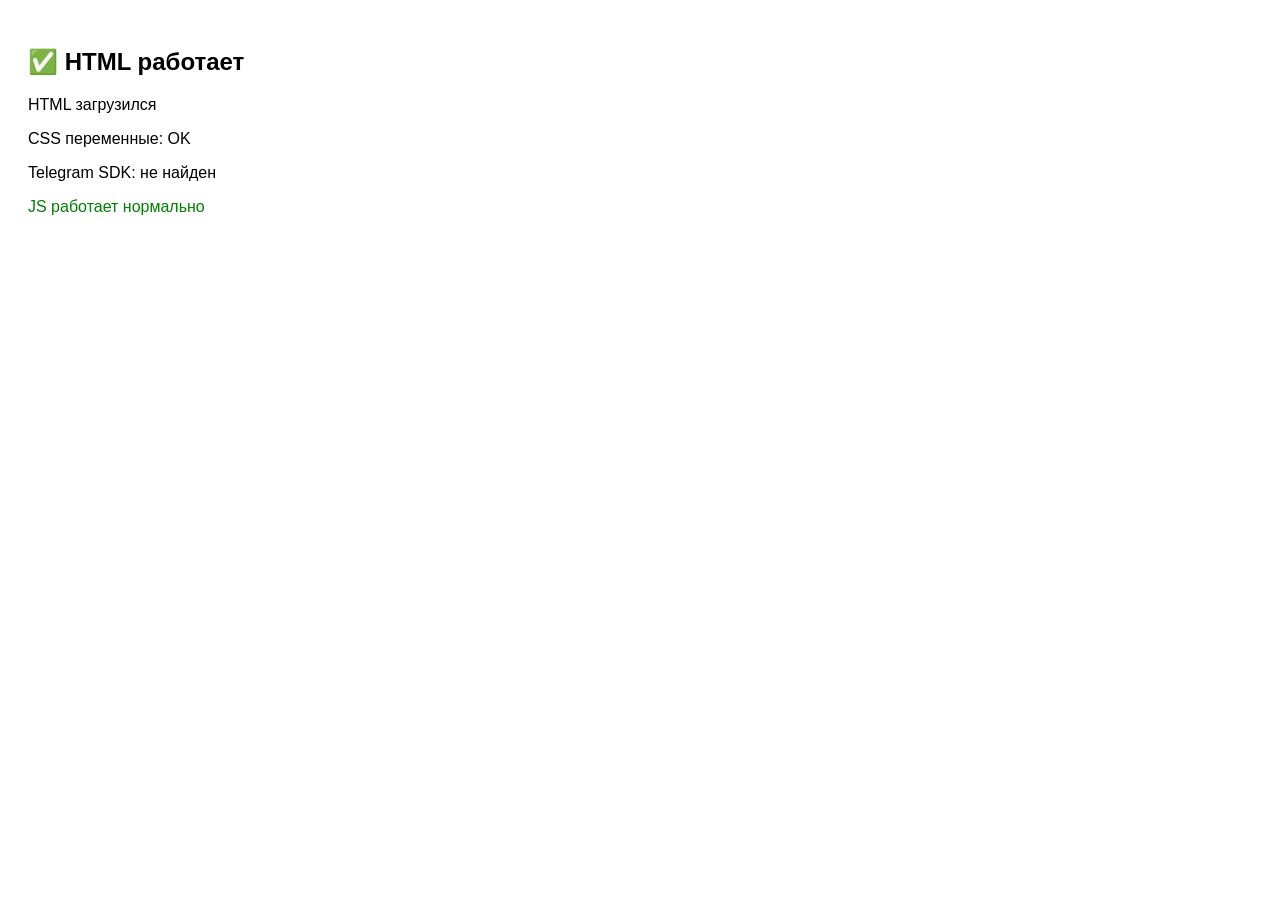
<file: tg-app/test.html>
<!DOCTYPE html>
<html>
<head><meta charset="UTF-8"><title>Test</title></head>
<body style="background:#fff;font-family:sans-serif;padding:20px">
<h2 id="status">Загрузка...</h2>
<div id="log"></div>
<script>
function log(msg, color) {
  document.getElementById('log').innerHTML += '<p style="color:'+(color||'black')+'">'+msg+'</p>';
}
document.getElementById('status').textContent = '✅ HTML работает';
log('HTML загрузился');
try {
  // Тест CSS переменных
  document.body.style.setProperty('--test', 'red');
  log('CSS переменные: OK');
} catch(e) { log('CSS ошибка: '+e, 'red'); }
try {
  var tg = window.Telegram && window.Telegram.WebApp;
  log('Telegram SDK: ' + (tg ? 'найден, platform='+tg.platform : 'не найден'));
} catch(e) { log('Telegram ошибка: '+e, 'red'); }
log('JS работает нормально', 'green');
</script>
</body>
</html>
</file>
<file: tg-app/styles.css>
/**
 * styles.css — стили Telegram Mini App «Диагностика бизнеса»
 *
 * Архитектура:
 * - CSS-переменные устанавливаются из tg.themeParams через JS (app.js → applyTheme)
 * - Фолбэк-значения рассчитаны на светлую тему
 * - Тёмная тема работает автоматически через переменные Telegram
 * - Все экраны абсолютно позиционированы, переходы через translateX
 */

/* ─── Сброс и базовые настройки ─── */
*, *::before, *::after {
  box-sizing: border-box;
  margin: 0;
  padding: 0;
  -webkit-tap-highlight-color: transparent;
}

html, body {
  height: 100%;
  overflow: hidden;
}

body {
  font-family: -apple-system, 'SF Pro Text', 'Helvetica Neue', sans-serif;
  font-size: 15px;
  line-height: 1.4;

  /* CSS-переменные темы — задаются через JS из tg.themeParams */
  --bg:          #ffffff;
  --text:        #000000;
  --hint:        #8e8e93;
  --accent:      #2AABEE;
  --accent-text: #ffffff;
  --card:        #f2f2f7;

  /* Фиксированные цвета зон результата */
  --red:    #FF3B30;
  --orange: #FF9500;
  --green:  #34C759;

  --transition-speed: 250ms;

  background-color: var(--bg);
  color: var(--text);
}

/* ─── Контейнер приложения ─── */
#app {
  position: relative;
  width: 100%;
  height: 100%;
  max-width: 430px;
  margin: 0 auto;
  overflow: hidden;
}

/* ─── Базовый экран ─── */
.screen {
  position: absolute;
  inset: 0;
  display: flex;
  flex-direction: column;
  transform: translateX(100%);
  opacity: 0;
  pointer-events: none;
  transition:
    transform var(--transition-speed) cubic-bezier(0.4, 0, 0.2, 1),
    opacity   var(--transition-speed) ease;
  will-change: transform, opacity;
}

/* Активный экран */
.screen.active {
  transform: translateX(0);
  opacity: 1;
  pointer-events: all;
}

/* Уходит влево (переход вперёд) */
.screen.exit-left {
  transform: translateX(-30%);
  opacity: 0;
  pointer-events: none;
}

/* Уходит вправо (возврат назад) */
.screen.exit-right {
  transform: translateX(100%);
  opacity: 0;
  pointer-events: none;
}

/* Приходит слева (при возврате) */
.screen.enter-left {
  transform: translateX(-30%);
  opacity: 0;
}

/* ─── Скроллируемый контент внутри экрана ─── */
.screen-content {
  flex: 1;
  overflow-y: auto;
  overflow-x: hidden;
  padding: 24px 16px;
  display: flex;
  flex-direction: column;
  align-items: center;
  -webkit-overflow-scrolling: touch;
  scrollbar-width: none;
}
.screen-content::-webkit-scrollbar { display: none; }


/* ══════════════════════════════
   ЭКРАН 0: ПРИВЕТСТВИЕ
══════════════════════════════ */

#screen-welcome .screen-content {
  justify-content: center;
  text-align: center;
}

.welcome-greeting {
  font-size: 15px;
  color: var(--hint);
  margin-bottom: 8px;
}

.share-btn {
  margin-top: 14px;
  background: none;
  border: 1.5px solid var(--accent);
  border-radius: 12px;
  color: var(--accent);
  font-size: 14px;
  font-weight: 500;
  padding: 10px 20px;
  cursor: pointer;
  -webkit-tap-highlight-color: transparent;
  transition: opacity 0.15s ease;
}
.share-btn:active { opacity: 0.6; }

.welcome-icon {
  width: 120px;
  height: 120px;
  margin-bottom: 24px;
  border-radius: 50%;
  overflow: hidden;
  flex-shrink: 0;
}
.welcome-icon img {
  width: 100%;
  height: 100%;
  object-fit: cover;
  object-position: center;
  display: block;
}

.welcome-title {
  font-size: 24px;
  font-weight: 700;
  line-height: 1.25;
  color: var(--text);
  margin-bottom: 12px;
  max-width: 280px;
}

.title-underline {
  display: inline;
  border-bottom: 2.5px solid currentColor;
  padding-bottom: 1px;
}

.welcome-subtitle {
  font-size: 15px;
  color: var(--hint);
  margin-bottom: 28px;
  max-width: 270px;
}

.social-proof {
  display: flex;
  align-items: center;
  gap: 10px;
  background: var(--card);
  border-radius: 12px;
  padding: 12px 16px;
  font-size: 14px;
  color: var(--text);
  margin-bottom: 16px;
  width: 100%;
  max-width: 320px;
}
.social-proof-icon { font-size: 20px; flex-shrink: 0; }

.welcome-time {
  font-size: 13px;
  color: var(--hint);
}


/* ══════════════════════════════
   ЭКРАНЫ 1–6: ВОПРОСЫ
══════════════════════════════ */

.progress-bar-header {
  flex-shrink: 0;
  padding: 10px 16px 0;
  width: 100%;
}

.progress-top-row {
  height: 32px;
  display: flex;
  align-items: center;
  margin-bottom: 6px;
}

/* Кнопка «Назад» в браузере (в Telegram — нативная BackButton) */
.back-btn {
  background: none;
  border: none;
  font-size: 15px;
  font-weight: 500;
  color: var(--accent);
  cursor: pointer;
  padding: 4px 0;
  line-height: 1;
  -webkit-tap-highlight-color: transparent;
}
.back-btn:active { opacity: 0.6; }

.progress-row {
  display: flex;
  align-items: center;
  gap: 10px;
}

.progress-bar {
  flex: 1;
  height: 4px;
  border-radius: 2px;
  background: var(--card);
  overflow: hidden;
}

.progress-fill {
  height: 100%;
  border-radius: 2px;
  background: var(--accent);
  transition: width 0.3s ease;
  width: 0%;
}

.progress-label {
  font-size: 13px;
  color: var(--hint);
  white-space: nowrap;
  flex-shrink: 0;
}

#screen-question .screen-content {
  align-items: stretch;
  padding-top: 20px;
}

.question-text {
  font-size: 18px;
  font-weight: 600;
  color: var(--text);
  line-height: 1.35;
  margin-bottom: 24px;
}

.answers-list {
  display: flex;
  flex-direction: column;
  gap: 10px;
}

/* Кнопка-ответ */
.answer-btn {
  display: flex;
  align-items: center;
  min-height: 56px;
  padding: 12px 16px;
  background: var(--card);
  border: none;
  border-radius: 12px;
  font-size: 15px;
  font-weight: 500;
  color: var(--text);
  text-align: left;
  cursor: pointer;
  width: 100%;
  line-height: 1.35;
  transition: background 0.15s ease, color 0.15s ease, transform 0.1s ease;
  -webkit-user-select: none;
  user-select: none;
}

.answer-btn:active {
  transform: scale(0.97);
}

.answer-btn.selected {
  background: var(--accent);
  color: var(--accent-text);
}


/* ══════════════════════════════
   ЭКРАН 7: ЗАГРУЗКА
══════════════════════════════ */

#screen-loading .screen-content {
  justify-content: center;
  align-items: center;
  gap: 28px;
}

.loading-circle {
  width: 72px;
  height: 72px;
  border-radius: 50%;
  background: var(--accent);
  opacity: 0.2;
  animation: pulse 1.4s ease-in-out infinite;
}

@keyframes pulse {
  0%   { transform: scale(0.85); opacity: 0.15; }
  50%  { transform: scale(1.1);  opacity: 0.35; }
  100% { transform: scale(0.85); opacity: 0.15; }
}

.loading-title {
  font-size: 17px;
  font-weight: 600;
  color: var(--text);
  text-align: center;
}

.loading-steps {
  display: flex;
  flex-direction: column;
  gap: 12px;
  width: 100%;
  max-width: 280px;
}

.loading-step {
  font-size: 14px;
  color: var(--hint);
  opacity: 0;
  transform: translateY(6px);
  transition: opacity 0.35s ease, transform 0.35s ease;
}
.loading-step.visible {
  opacity: 1;
  transform: translateY(0);
}


/* ══════════════════════════════
   ЭКРАН 8: РЕЗУЛЬТАТ
══════════════════════════════ */

#screen-result .screen-content {
  align-items: stretch;
  padding-bottom: 32px;
}

.result-greeting {
  font-size: 14px;
  color: var(--hint);
  margin-bottom: 16px;
}

.result-indicator {
  display: flex;
  flex-direction: column;
  align-items: center;
  gap: 12px;
  margin-bottom: 16px;
}

.result-emoji { font-size: 48px; line-height: 1; }

.result-scale-wrap {
  width: 100%;
  display: flex;
  flex-direction: column;
  align-items: center;
  gap: 6px;
}

.result-scale {
  width: 100%;
  height: 8px;
  border-radius: 4px;
  background: var(--card);
  overflow: hidden;
}

.result-scale-fill {
  height: 100%;
  border-radius: 4px;
  background: var(--accent);
  transition: width 0.8s cubic-bezier(0.4, 0, 0.2, 1);
  width: 0%;
}

.result-score {
  font-size: 15px;
  color: var(--hint);
}

.result-title {
  font-size: 26px;
  font-weight: 700;
  line-height: 1.2;
  margin-bottom: 16px;
}

/* Универсальная карточка */
.card {
  background: var(--card);
  border-radius: 16px;
  padding: 16px;
}

.result-desc {
  font-size: 14px;
  line-height: 1.55;
  color: var(--text);
  margin-bottom: 20px;
}

.result-steps-label {
  font-size: 12px;
  font-weight: 700;
  letter-spacing: 0.05em;
  text-transform: uppercase;
  color: var(--hint);
  margin-bottom: 12px;
}

.result-steps {
  list-style: none;
  display: flex;
  flex-direction: column;
  gap: 10px;
}

.result-steps li {
  font-size: 14px;
  color: var(--text);
  display: flex;
  gap: 10px;
  line-height: 1.4;
}

.result-steps li::before {
  content: '→';
  color: var(--accent);
  flex-shrink: 0;
  font-weight: 600;
}


/* ══════════════════════════════
   ЭКРАН 9: CTA / ЗАПИСЬ
══════════════════════════════ */

#screen-cta .screen-content {
  justify-content: center;
  align-items: center;
  text-align: center;
}

.expert-photo-wrap { margin-bottom: 14px; }

.expert-photo {
  width: 80px;
  height: 80px;
  border-radius: 50%;
  object-fit: cover;
  object-position: top;
  border: 2px solid var(--accent);
  display: block;
}

.expert-name {
  font-size: 17px;
  font-weight: 600;
  color: var(--text);
  margin-bottom: 4px;
}

.expert-role {
  font-size: 13px;
  color: var(--hint);
  margin-bottom: 20px;
}

.offer-card {
  width: 100%;
  text-align: left;
  margin-bottom: 16px;
}

.offer-question {
  font-size: 15px;
  font-weight: 600;
  color: var(--text);
  margin-bottom: 8px;
  text-align: center;
}

.offer-desc {
  font-size: 14px;
  color: var(--hint);
  line-height: 1.5;
  text-align: center;
}

.scarcity {
  font-size: 13px;
  font-weight: 700;
  color: var(--red);
  margin-bottom: 6px;
}

.offer-conditions {
  font-size: 12px;
  color: var(--hint);
}

/* ══════════════════════════════
   МОДАЛКА-ОФФЕР
══════════════════════════════ */

.offer-overlay {
  position: fixed;
  inset: 0;
  background: rgba(0, 0, 0, 0.55);
  display: flex;
  align-items: center;
  justify-content: center;
  padding: 20px;
  z-index: 1000;
  opacity: 0;
  pointer-events: none;
  transition: opacity 0.3s ease;
}

.offer-overlay.visible {
  opacity: 1;
  pointer-events: all;
}

.offer-card-modal {
  background: var(--bg);
  border-radius: 20px;
  padding: 28px 20px 20px;
  width: 100%;
  max-width: 380px;
  display: flex;
  flex-direction: column;
  align-items: center;
  text-align: center;
  transform: translateY(24px) scale(0.97);
  transition: transform 0.35s cubic-bezier(0.34, 1.56, 0.64, 1);
}

.offer-overlay.visible .offer-card-modal {
  transform: translateY(0) scale(1);
}

.offer-emoji {
  width: 80px;
  height: 80px;
  border-radius: 50%;
  background: linear-gradient(135deg, #1a1f3a 0%, #2AABEE 100%);
  display: flex;
  align-items: center;
  justify-content: center;
  font-size: 38px;
  line-height: 1;
  margin-bottom: 18px;
  box-shadow: 0 8px 24px rgba(42, 171, 238, 0.35);
}

.offer-badge {
  display: inline-block;
  background: var(--card);
  color: var(--hint);
  font-size: 12px;
  font-weight: 600;
  letter-spacing: 0.04em;
  text-transform: uppercase;
  border-radius: 20px;
  padding: 4px 12px;
  margin-bottom: 14px;
}

.offer-title {
  font-size: 20px;
  font-weight: 700;
  color: var(--text);
  line-height: 1.25;
  margin-bottom: 10px;
}

.offer-subtitle {
  font-size: 14px;
  color: var(--hint);
  line-height: 1.5;
  margin-bottom: 16px;
}

.offer-bullets {
  list-style: none;
  width: 100%;
  text-align: left;
  display: flex;
  flex-direction: column;
  gap: 8px;
  margin-bottom: 22px;
}

.offer-bullets li {
  font-size: 14px;
  color: var(--text);
  display: flex;
  gap: 8px;
  line-height: 1.4;
}

.offer-bullets li::before {
  content: '✓';
  color: var(--accent);
  font-weight: 700;
  flex-shrink: 0;
}

.offer-btn-primary {
  display: flex;
  align-items: center;
  justify-content: center;
  width: 100%;
  min-height: 52px;
  background: var(--accent);
  color: #ffffff;
  border: none;
  border-radius: 14px;
  font-size: 16px;
  font-weight: 600;
  text-decoration: none;
  cursor: pointer;
  transition: opacity 0.15s ease;
  margin-bottom: 12px;
}

.offer-btn-primary:active { opacity: 0.85; }

.save-results-btn {
  display: flex;
  align-items: center;
  justify-content: center;
  width: 100%;
  min-height: 48px;
  margin-top: 12px;
  background: none;
  border: 1.5px solid var(--accent);
  border-radius: 12px;
  color: var(--accent);
  font-size: 15px;
  font-weight: 500;
  cursor: pointer;
  transition: opacity 0.15s ease;
  -webkit-tap-highlight-color: transparent;
}
.save-results-btn:active { opacity: 0.6; }

.offer-btn-skip {
  background: none;
  border: none;
  font-size: 14px;
  color: var(--hint);
  cursor: pointer;
  padding: 6px;
  -webkit-tap-highlight-color: transparent;
}

.offer-btn-skip:active { opacity: 0.6; }


/* ─── Фолбэк-кнопка (только в браузере вне Telegram) ─── */
.fallback-btn {
  display: flex;
  align-items: center;
  justify-content: center;
  width: 100%;
  min-height: 52px;
  margin-top: 24px;
  background: var(--accent);
  color: var(--accent-text);
  border: none;
  border-radius: 12px;
  font-size: 16px;
  font-weight: 600;
  cursor: pointer;
  transition: opacity 0.15s ease, transform 0.1s ease;
}
.fallback-btn:active {
  opacity: 0.85;
  transform: scale(0.98);
}
</file>
